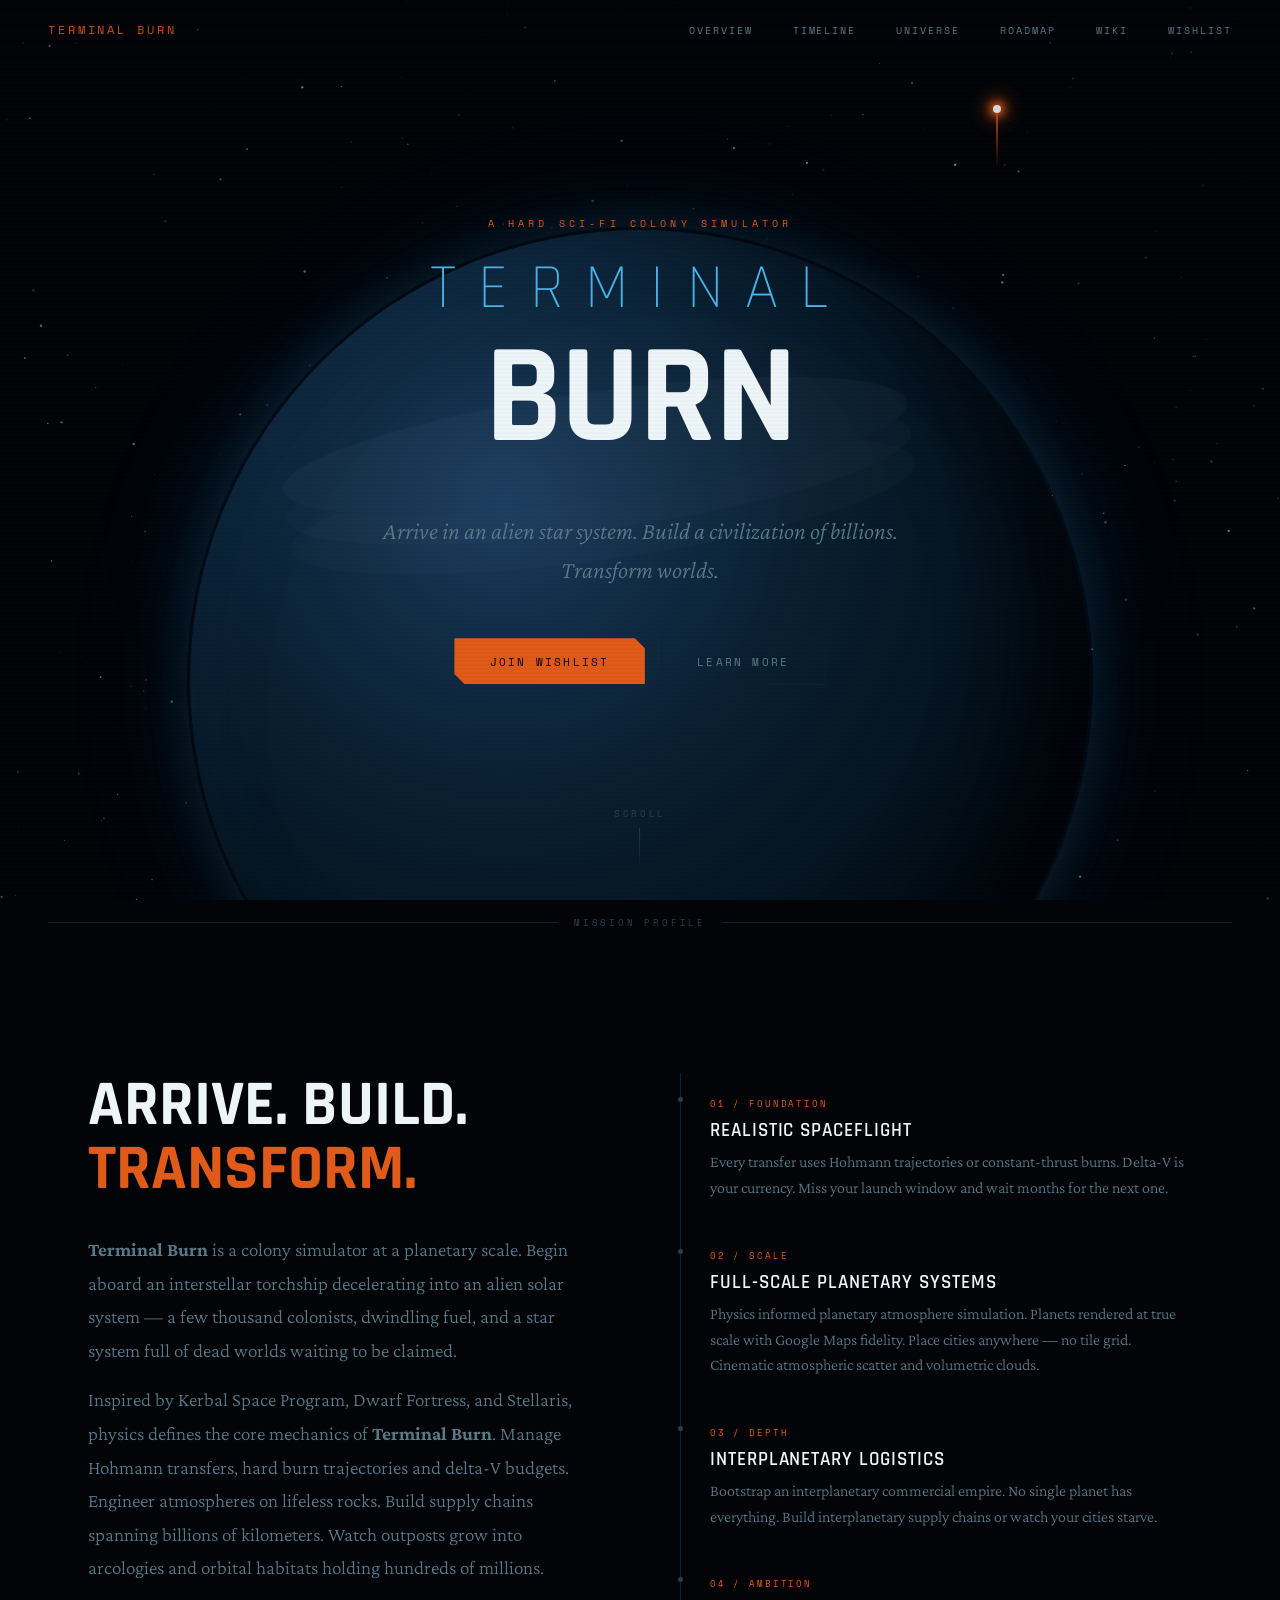
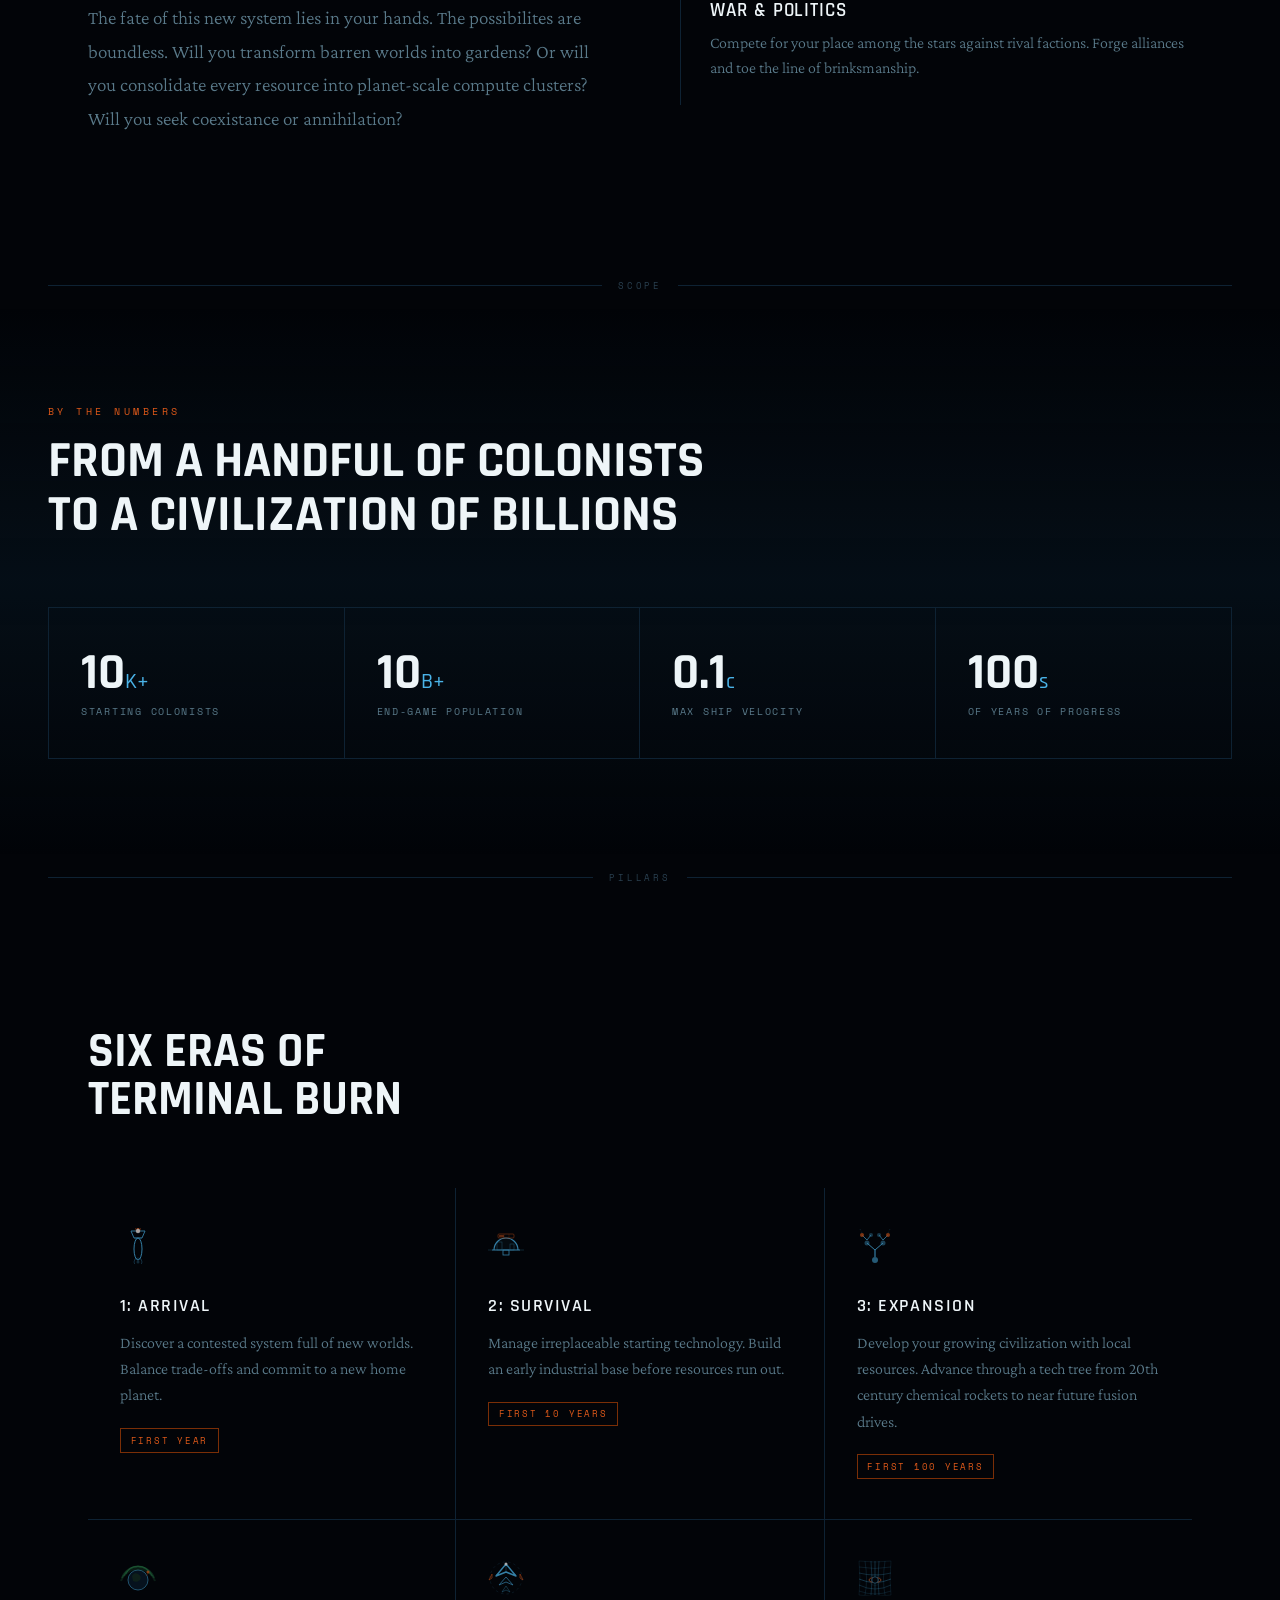
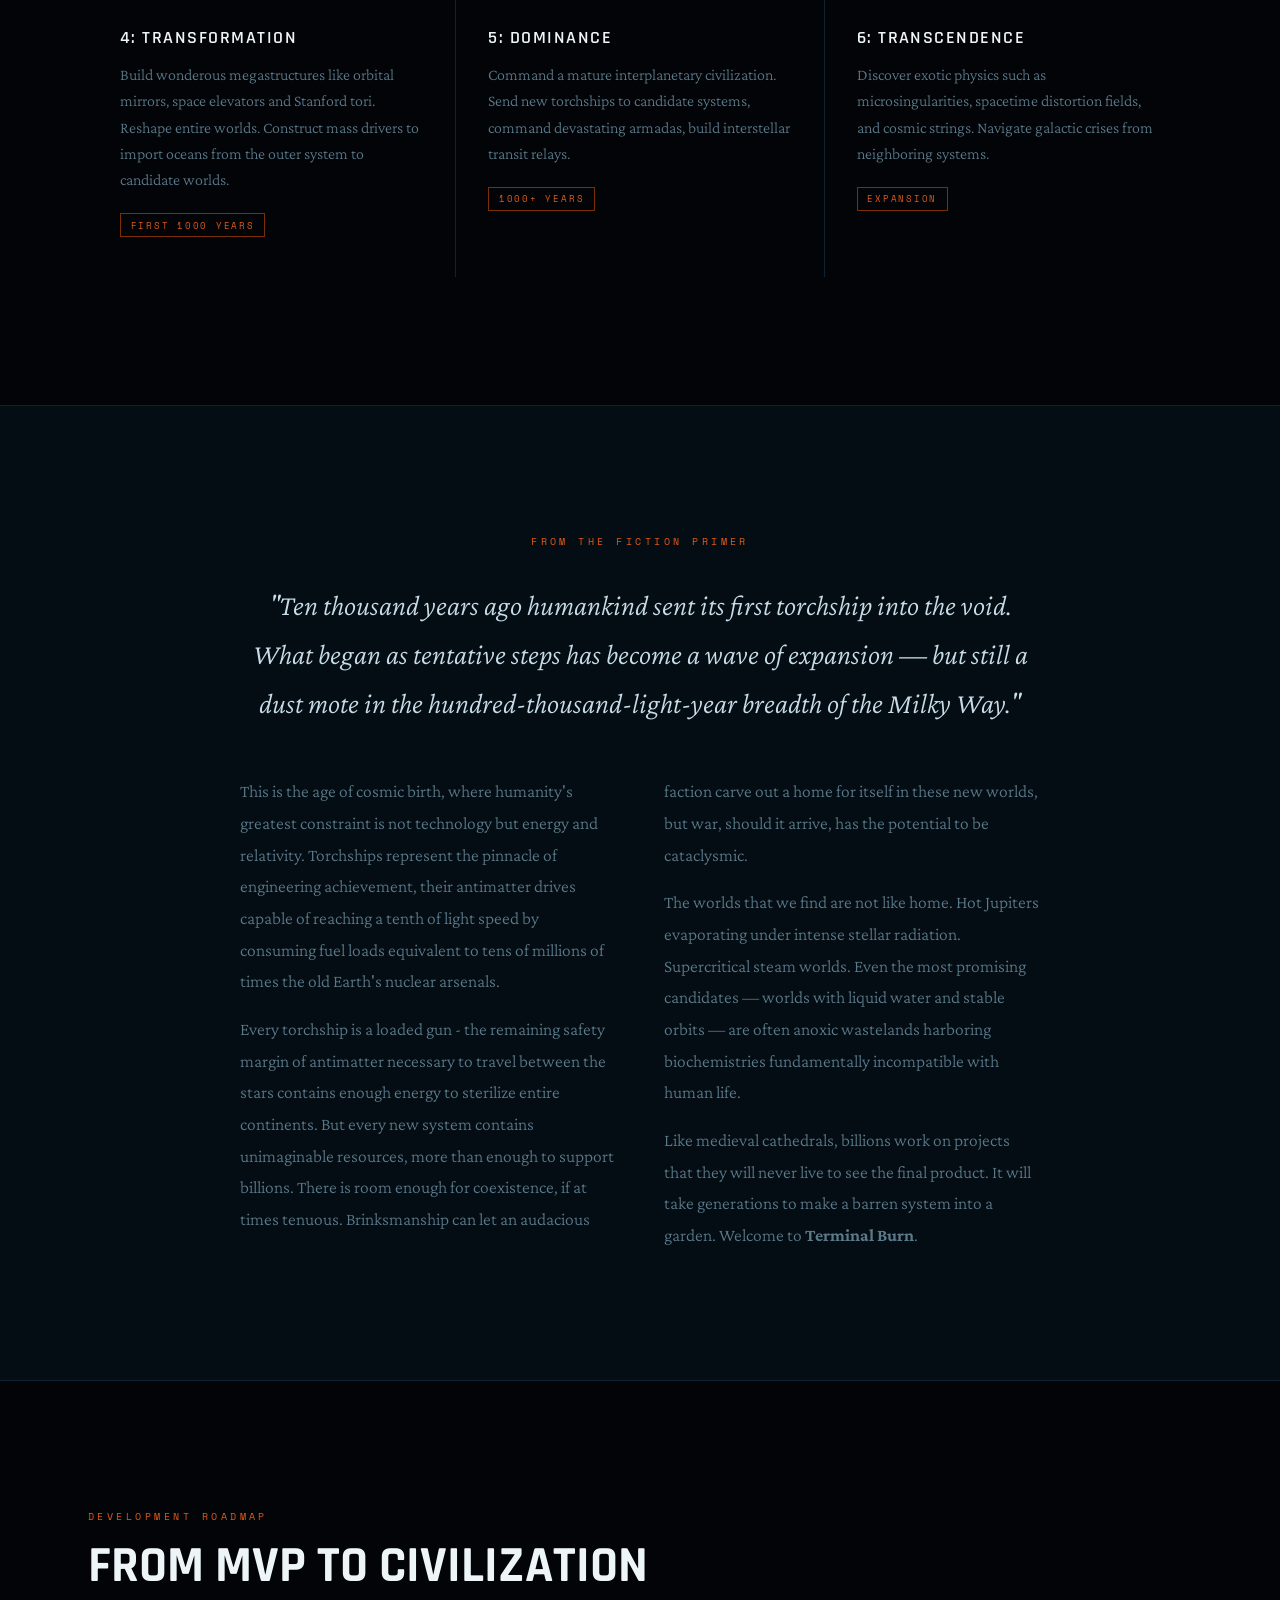
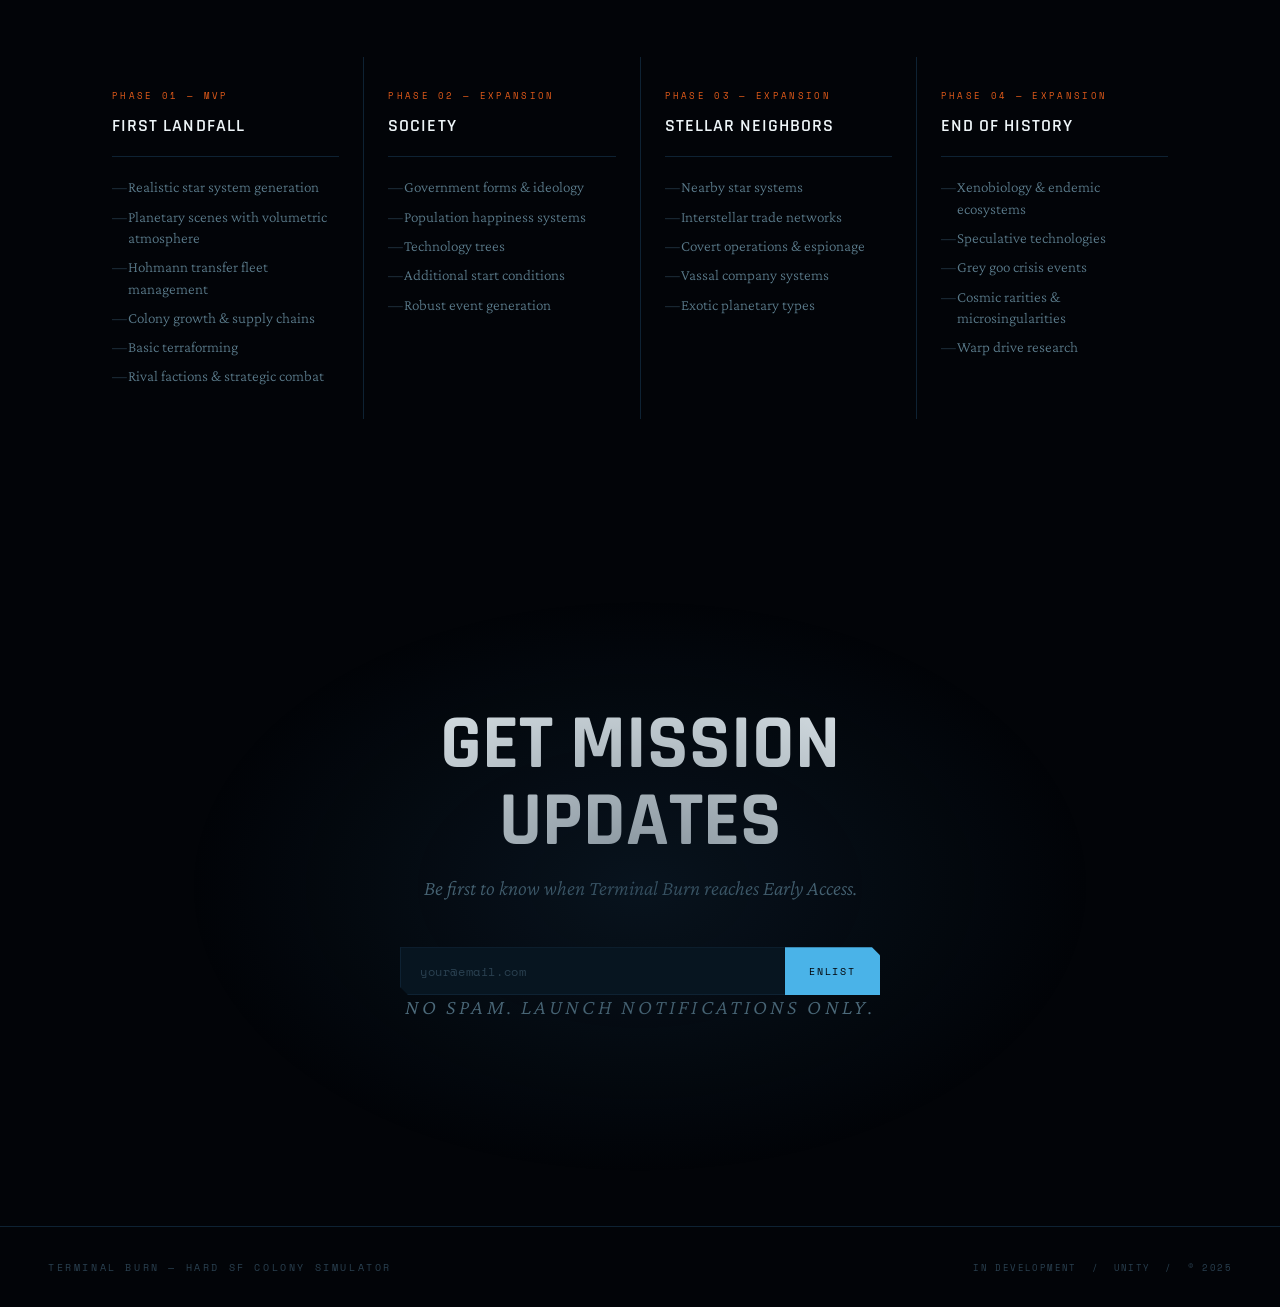
<file: index.html>
<!DOCTYPE html>
<html lang="en">
<head>
<meta charset="UTF-8">
<meta name="viewport" content="width=device-width, initial-scale=1.0">
<title>Terminal Burn — A Hard Sci-Fi Colony Simulator</title>
<link rel="preconnect" href="https://fonts.googleapis.com">
<link href="https://fonts.googleapis.com/css2?family=Rajdhani:wght@300;400;500;600;700&family=Space+Mono:ital,wght@0,400;0,700;1,400&family=Crimson+Pro:ital,wght@0,300;0,400;1,300;1,400&display=swap" rel="stylesheet">
<style>
  :root {
    --void: #020408;
    --deep: #050d14;
    --panel: #071520;
    --rim: #0e2233;
    --ember: #e05a1a;
    --ember-dim: #7a2e06;
    --pulse: #4ab3e8;
    --pulse-dim: #1a4a6e;
    --text: #c8dde8;
    --text-dim: #5a7a8a;
    --text-faint: #2a4050;
    --white: #eef5f8;
    --star: rgba(200,220,240,0.8);
  }

  *, *::before, *::after { box-sizing: border-box; margin: 0; padding: 0; }

  html { scroll-behavior: smooth; }

  body {
    background: var(--void);
    color: var(--text);
    font-family: 'Rajdhani', sans-serif;
    font-weight: 400;
    overflow-x: hidden;
    cursor: crosshair;
  }

  /* ── STARFIELD ── */
  #starfield {
    position: fixed;
    inset: 0;
    z-index: 0;
    pointer-events: none;
  }

  /* ── NAV ── */
  nav {
    position: fixed;
    top: 0; left: 0; right: 0;
    z-index: 100;
    display: flex;
    align-items: center;
    justify-content: space-between;
    padding: 1.2rem 3rem;
    background: linear-gradient(to bottom, rgba(2,4,8,0.95) 0%, transparent 100%);
  }

  .nav-logo {
    font-family: 'Space Mono', monospace;
    font-size: 0.72rem;
    letter-spacing: 0.25em;
    color: var(--ember);
    text-transform: uppercase;
    opacity: 0.9;
  }

  .nav-links {
    display: flex;
    gap: 2.5rem;
    list-style: none;
  }

  .nav-links a {
    font-family: 'Space Mono', monospace;
    font-size: 0.62rem;
    letter-spacing: 0.2em;
    text-transform: uppercase;
    color: var(--text-dim);
    text-decoration: none;
    transition: color 0.2s;
  }
  .nav-links a:hover { color: var(--pulse); }

  /* ── HERO ── */
  #hero {
    position: relative;
    z-index: 1;
    min-height: 100vh;
    display: flex;
    flex-direction: column;
    align-items: center;
    justify-content: center;
    text-align: center;
    padding: 0 2rem;
    overflow: hidden;
  }

  .hero-glow {
    position: absolute;
    inset: 0;
    background: radial-gradient(ellipse 60% 50% at 50% 60%, rgba(14,34,51,0.6) 0%, transparent 70%);
    pointer-events: none;
  }

  .hero-planet {
    position: absolute;
    bottom: -18vw;
    left: 50%;
    transform: translateX(-50%);
    width: 80vw;
    height: 80vw;
    max-width: 900px;
    max-height: 900px;
    border-radius: 50%;
    background: radial-gradient(circle at 35% 30%, #1a3a5c 0%, #0a1f30 35%, #04101a 65%, #020609 100%);
    box-shadow:
      0 0 80px 20px rgba(4,80,140,0.12),
      inset -60px -40px 80px rgba(2,4,8,0.8),
      inset 20px 30px 60px rgba(30,70,110,0.15);
    opacity: 0;
    animation: planetRise 3s 0.5s cubic-bezier(0.16,1,0.3,1) forwards;
  }

  .hero-planet::before {
    content: '';
    position: absolute;
    inset: -3px;
    border-radius: 50%;
    background: transparent;
    box-shadow: 0 0 40px 8px rgba(74,179,232,0.08), 0 0 120px 40px rgba(74,179,232,0.04);
  }

  .hero-planet::after {
    content: '';
    position: absolute;
    top: 18%; left: 10%; right: 20%;
    height: 12%;
    border-radius: 50%;
    background: rgba(180,210,230,0.03);
    transform: rotate(-8deg);
    box-shadow: 0 30px 0 rgba(180,210,230,0.02), 0 60px 0 rgba(180,210,230,0.015);
  }

  @keyframes planetRise {
    from { opacity: 0; transform: translateX(-50%) translateY(6%); }
    to   { opacity: 1; transform: translateX(-50%) translateY(0%); }
  }

  /* engine plume */
  .plume {
    position: absolute;
    top: 12%;
    right: 22%;
    width: 2px;
    height: 0;
    background: linear-gradient(to bottom, var(--ember), rgba(224,90,26,0));
    opacity: 0;
    animation: plumeAppear 1s 2.8s ease-out forwards;
    filter: blur(0.5px);
  }
  .plume::before {
    content: '';
    position: absolute;
    top: -3px; left: -3px;
    width: 8px; height: 8px;
    border-radius: 50%;
    background: #fff;
    box-shadow: 0 0 8px 4px var(--ember), 0 0 20px 8px rgba(224,90,26,0.4);
  }
  @keyframes plumeAppear {
    to { height: 60px; opacity: 0.85; }
  }

  .hero-eyebrow {
    font-family: 'Space Mono', monospace;
    font-size: 0.65rem;
    letter-spacing: 0.4em;
    text-transform: uppercase;
    color: var(--ember);
    margin-bottom: 1.8rem;
    opacity: 0;
    animation: fadeUp 0.8s 1.2s ease-out forwards;
  }

  h1 {
    font-family: 'Rajdhani', sans-serif;
    font-weight: 700;
    font-size: clamp(4rem, 11vw, 10rem);
    line-height: 0.9;
    letter-spacing: -0.01em;
    color: var(--white);
    text-transform: uppercase;
    margin-bottom: 0.15em;
    opacity: 0;
    animation: fadeUp 0.9s 1.4s cubic-bezier(0.16,1,0.3,1) forwards;
  }

  h1 span {
    display: block;
    font-weight: 300;
    font-size: 0.45em;
    letter-spacing: 0.35em;
    color: var(--pulse);
    margin-bottom: 0.3em;
  }

  .hero-sub {
    font-family: 'Crimson Pro', serif;
    font-style: italic;
    font-size: clamp(1.1rem, 2.2vw, 1.5rem);
    font-weight: 300;
    color: var(--text-dim);
    max-width: 600px;
    line-height: 1.6;
    margin: 1.8rem auto 3rem;
    opacity: 0;
    animation: fadeUp 0.8s 1.8s ease-out forwards;
  }

  .cta-row {
    display: flex;
    gap: 1rem;
    align-items: center;
    opacity: 0;
    animation: fadeUp 0.8s 2.1s ease-out forwards;
  }

  .btn-primary {
    font-family: 'Space Mono', monospace;
    font-size: 0.7rem;
    letter-spacing: 0.2em;
    text-transform: uppercase;
    color: var(--void);
    background: var(--ember);
    border: none;
    padding: 0.9rem 2.2rem;
    cursor: pointer;
    text-decoration: none;
    clip-path: polygon(0 0, calc(100% - 10px) 0, 100% 10px, 100% 100%, 10px 100%, 0 calc(100% - 10px));
    transition: background 0.2s, transform 0.15s;
  }
  .btn-primary:hover { background: #f07030; transform: translateY(-2px); }

  .btn-secondary {
    font-family: 'Space Mono', monospace;
    font-size: 0.7rem;
    letter-spacing: 0.2em;
    text-transform: uppercase;
    color: var(--text-dim);
    background: transparent;
    border: 1px solid var(--rim);
    padding: 0.9rem 2.2rem;
    cursor: pointer;
    text-decoration: none;
    clip-path: polygon(0 0, calc(100% - 10px) 0, 100% 10px, 100% 100%, 10px 100%, 0 calc(100% - 10px));
    transition: border-color 0.2s, color 0.2s, transform 0.15s;
  }
  .btn-secondary:hover { border-color: var(--pulse-dim); color: var(--pulse); transform: translateY(-2px); }

  .scroll-hint {
    position: absolute;
    bottom: 2rem;
    left: 50%;
    transform: translateX(-50%);
    display: flex;
    flex-direction: column;
    align-items: center;
    gap: 0.5rem;
    opacity: 0;
    animation: fadeIn 1s 3s ease-out forwards;
  }
  .scroll-hint span {
    font-family: 'Space Mono', monospace;
    font-size: 0.55rem;
    letter-spacing: 0.3em;
    color: var(--text-faint);
    text-transform: uppercase;
  }
  .scroll-line {
    width: 1px;
    height: 40px;
    background: linear-gradient(to bottom, var(--text-faint), transparent);
    animation: scrollPulse 2s 3s infinite;
  }
  @keyframes scrollPulse {
    0%, 100% { opacity: 0.3; }
    50% { opacity: 0.8; }
  }

  @keyframes fadeUp {
    from { opacity: 0; transform: translateY(20px); }
    to   { opacity: 1; transform: translateY(0); }
  }
  @keyframes fadeIn {
    from { opacity: 0; }
    to   { opacity: 1; }
  }

  /* ── DIVIDER ── */
  .divider {
    position: relative;
    z-index: 1;
    display: flex;
    align-items: center;
    gap: 1rem;
    padding: 0 3rem;
    margin: 1rem 0;
  }
  .divider-line { flex: 1; height: 1px; background: var(--rim); }
  .divider-label {
    font-family: 'Space Mono', monospace;
    font-size: 0.58rem;
    letter-spacing: 0.3em;
    color: var(--text-faint);
    text-transform: uppercase;
    white-space: nowrap;
  }

  /* ── PITCH SECTION ── */
  #pitch {
    position: relative;
    z-index: 1;
    padding: 8rem 3rem;
    max-width: 1200px;
    margin: 0 auto;
  }

  .pitch-grid {
    display: grid;
    grid-template-columns: 1fr 1fr;
    gap: 5rem;
    align-items: start;
  }

  .pitch-left h2 {
    font-family: 'Rajdhani', sans-serif;
    font-weight: 700;
    font-size: clamp(2.5rem, 5vw, 4rem);
    line-height: 1;
    text-transform: uppercase;
    color: var(--white);
    margin-bottom: 2rem;
  }

  .pitch-left h2 em {
    display: block;
    font-style: normal;
    color: var(--ember);
  }

  .pitch-body {
    font-family: 'Crimson Pro', serif;
    font-size: 1.2rem;
    font-weight: 300;
    line-height: 1.75;
    color: var(--text-dim);
  }

  .pitch-body p + p { margin-top: 1rem; }

  .pitch-right {
    display: flex;
    flex-direction: column;
    gap: 0;
  }

  /* ── FEATURE CARDS ── */
  .feature-card {
    border-left: 1px solid var(--rim);
    padding: 1.5rem 0 1.5rem 1.8rem;
    position: relative;
    transition: border-color 0.3s;
  }
  .feature-card::before {
    content: '';
    position: absolute;
    top: 1.5rem; left: -3px;
    width: 5px; height: 5px;
    border-radius: 50%;
    background: var(--text-faint);
    transition: background 0.3s;
  }
  .feature-card:hover { border-color: var(--pulse-dim); }
  .feature-card:hover::before { background: var(--pulse); }

  .feature-num {
    font-family: 'Space Mono', monospace;
    font-size: 0.58rem;
    color: var(--ember);
    letter-spacing: 0.2em;
    margin-bottom: 0.5rem;
  }

  .feature-title {
    font-family: 'Rajdhani', sans-serif;
    font-weight: 600;
    font-size: 1.2rem;
    letter-spacing: 0.05em;
    text-transform: uppercase;
    color: var(--white);
    margin-bottom: 0.4rem;
  }

  .feature-desc {
    font-family: 'Crimson Pro', serif;
    font-size: 1rem;
    font-weight: 300;
    line-height: 1.6;
    color: var(--text-dim);
  }

  /* ── SCALE SECTION ── */
  #scale {
    position: relative;
    z-index: 1;
    padding: 6rem 3rem;
    background: linear-gradient(to bottom, transparent, rgba(7,21,32,0.6), transparent);
  }

  .scale-inner {
    max-width: 1200px;
    margin: 0 auto;
  }

  .section-label {
    font-family: 'Space Mono', monospace;
    font-size: 0.62rem;
    letter-spacing: 0.35em;
    color: var(--ember);
    text-transform: uppercase;
    margin-bottom: 1rem;
  }

  .scale-headline {
    font-family: 'Rajdhani', sans-serif;
    font-weight: 700;
    font-size: clamp(2rem, 4vw, 3.2rem);
    text-transform: uppercase;
    color: var(--white);
    max-width: 700px;
    margin-bottom: 4rem;
    line-height: 1.05;
  }

  .stats-row {
    display: grid;
    grid-template-columns: repeat(4, 1fr);
    gap: 0;
    border: 1px solid var(--rim);
  }

  .stat {
    padding: 2.5rem 2rem;
    border-right: 1px solid var(--rim);
    position: relative;
    overflow: hidden;
  }
  .stat:last-child { border-right: none; }

  .stat::after {
    content: '';
    position: absolute;
    inset: 0;
    background: linear-gradient(135deg, rgba(74,179,232,0.03) 0%, transparent 60%);
    opacity: 0;
    transition: opacity 0.4s;
  }
  .stat:hover::after { opacity: 1; }

  .stat-value {
    font-family: 'Rajdhani', sans-serif;
    font-weight: 700;
    font-size: 3.2rem;
    line-height: 1;
    color: var(--white);
    margin-bottom: 0.3rem;
  }

  .stat-value span {
    font-size: 1.4rem;
    color: var(--pulse);
    font-weight: 500;
  }

  .stat-label {
    font-family: 'Space Mono', monospace;
    font-size: 0.6rem;
    letter-spacing: 0.18em;
    text-transform: uppercase;
    color: var(--text-dim);
  }

  /* ── PILLARS ── */
  #pillars {
    position: relative;
    z-index: 1;
    padding: 8rem 3rem;
    max-width: 1200px;
    margin: 0 auto;
  }

  .pillars-header {
    display: flex;
    align-items: flex-end;
    justify-content: space-between;
    margin-bottom: 4rem;
  }

  .pillars-header h2 {
    font-family: 'Rajdhani', sans-serif;
    font-weight: 700;
    font-size: clamp(2rem, 4vw, 3rem);
    text-transform: uppercase;
    color: var(--white);
    line-height: 1;
  }

  .pillars-grid {
    display: grid;
    grid-template-columns: repeat(3, 1fr);
    gap: 1px;
    background: var(--rim);
  }

  .pillar {
    background: var(--void);
    padding: 2.5rem 2rem;
    position: relative;
    overflow: hidden;
    transition: background 0.3s;
  }

  .pillar:hover { background: var(--deep); }

  .pillar-icon {
    width: 36px;
    height: 36px;
    margin-bottom: 1.5rem;
    opacity: 0.7;
  }

  .pillar-title {
    font-family: 'Rajdhani', sans-serif;
    font-weight: 600;
    font-size: 1.15rem;
    letter-spacing: 0.08em;
    text-transform: uppercase;
    color: var(--white);
    margin-bottom: 0.8rem;
  }

  .pillar-text {
    font-family: 'Crimson Pro', serif;
    font-size: 1rem;
    font-weight: 300;
    line-height: 1.65;
    color: var(--text-dim);
  }

  .pillar-tag {
    display: inline-block;
    margin-top: 1.2rem;
    font-family: 'Space Mono', monospace;
    font-size: 0.55rem;
    letter-spacing: 0.2em;
    color: var(--ember);
    text-transform: uppercase;
    padding: 0.3rem 0.6rem;
    border: 1px solid var(--ember-dim);
  }

  /* ── LORE SECTION ── */
  #lore {
    position: relative;
    z-index: 1;
    padding: 8rem 3rem;
    background: var(--deep);
    border-top: 1px solid var(--rim);
    border-bottom: 1px solid var(--rim);
  }

  .lore-inner {
    max-width: 800px;
    margin: 0 auto;
    text-align: center;
  }

  .lore-inner .section-label { margin-bottom: 2rem; }

  .lore-quote {
    font-family: 'Crimson Pro', serif;
    font-size: clamp(1.3rem, 2.5vw, 1.8rem);
    font-weight: 300;
    font-style: italic;
    line-height: 1.7;
    color: var(--text);
    margin-bottom: 3rem;
  }

  .lore-body {
    font-family: 'Crimson Pro', serif;
    font-size: 1.1rem;
    font-weight: 300;
    line-height: 1.8;
    color: var(--text-dim);
    text-align: left;
    columns: 2;
    column-gap: 3rem;
  }

  .lore-body p + p { margin-top: 1rem; }

  /* ── ROADMAP ── */
  #roadmap {
    position: relative;
    z-index: 1;
    padding: 8rem 3rem;
    max-width: 1200px;
    margin: 0 auto;
  }

  .roadmap-grid {
    display: grid;
    grid-template-columns: repeat(4, 1fr);
    gap: 1px;
    background: var(--rim);
    margin-top: 3rem;
  }

  .phase {
    background: var(--void);
    padding: 2rem 1.5rem;
  }

  .phase-label {
    font-family: 'Space Mono', monospace;
    font-size: 0.58rem;
    letter-spacing: 0.25em;
    color: var(--ember);
    text-transform: uppercase;
    margin-bottom: 0.8rem;
  }

  .phase-title {
    font-family: 'Rajdhani', sans-serif;
    font-weight: 600;
    font-size: 1.1rem;
    letter-spacing: 0.06em;
    text-transform: uppercase;
    color: var(--white);
    margin-bottom: 1.2rem;
    padding-bottom: 1.2rem;
    border-bottom: 1px solid var(--rim);
  }

  .phase ul { list-style: none; display: flex; flex-direction: column; gap: 0.5rem; }

  .phase li {
    font-family: 'Crimson Pro', serif;
    font-size: 0.95rem;
    font-weight: 300;
    color: var(--text-dim);
    padding-left: 1rem;
    position: relative;
    line-height: 1.4;
  }

  .phase li::before {
    content: '—';
    position: absolute;
    left: 0;
    color: var(--text-faint);
  }

  /* ── WISHLIST / CTA ── */
  #wishlist {
    position: relative;
    z-index: 1;
    padding: 10rem 3rem;
    text-align: center;
    overflow: hidden;
  }

  .wishlist-bg {
    position: absolute;
    inset: 0;
    background: radial-gradient(ellipse 50% 60% at 50% 50%, rgba(14,34,51,0.5) 0%, transparent 70%);
    pointer-events: none;
  }

  #wishlist h2 {
    font-family: 'Rajdhani', sans-serif;
    font-weight: 700;
    font-size: clamp(2.5rem, 6vw, 5rem);
    text-transform: uppercase;
    color: var(--white);
    line-height: 1;
    margin-bottom: 1rem;
  }

  #wishlist p {
    font-family: 'Crimson Pro', serif;
    font-style: italic;
    font-size: 1.3rem;
    font-weight: 300;
    color: var(--text-dim);
    max-width: 500px;
    margin: 0 auto 3rem;
  }

  .email-row {
    display: flex;
    gap: 0;
    max-width: 480px;
    margin: 0 auto;
  }

  .email-input {
    flex: 1;
    font-family: 'Space Mono', monospace;
    font-size: 0.72rem;
    letter-spacing: 0.05em;
    color: var(--text);
    background: var(--panel);
    border: 1px solid var(--rim);
    border-right: none;
    padding: 0.9rem 1.2rem;
    outline: none;
    transition: border-color 0.2s;
    clip-path: polygon(0 0, calc(100%) 0, 100% 100%, 8px 100%, 0 calc(100% - 8px));
  }
  .email-input:focus { border-color: var(--pulse-dim); }
  .email-input::placeholder { color: var(--text-faint); }

  .email-submit {
    font-family: 'Space Mono', monospace;
    font-size: 0.65rem;
    letter-spacing: 0.18em;
    text-transform: uppercase;
    color: var(--void);
    background: var(--pulse);
    border: none;
    padding: 0.9rem 1.5rem;
    cursor: pointer;
    white-space: nowrap;
    clip-path: polygon(0 0, calc(100% - 8px) 0, 100% 8px, 100% 100%, 0 100%);
    transition: background 0.2s;
  }
  .email-submit:hover { background: #6ac3f0; }

  .wishlist-note {
    margin-top: 1rem;
    font-family: 'Space Mono', monospace;
    font-size: 0.55rem;
    letter-spacing: 0.15em;
    color: var(--text-faint);
    text-transform: uppercase;
  }

  /* ── FOOTER ── */
  footer {
    position: relative;
    z-index: 1;
    border-top: 1px solid var(--rim);
    padding: 2rem 3rem;
    display: flex;
    align-items: center;
    justify-content: space-between;
  }

  .footer-logo {
    font-family: 'Space Mono', monospace;
    font-size: 0.65rem;
    letter-spacing: 0.25em;
    color: var(--text-faint);
    text-transform: uppercase;
  }

  .footer-right {
    font-family: 'Space Mono', monospace;
    font-size: 0.58rem;
    letter-spacing: 0.15em;
    color: var(--text-faint);
    text-transform: uppercase;
  }

  /* ── SCAN LINE OVERLAY ── */
  body::after {
    content: '';
    position: fixed;
    inset: 0;
    z-index: 200;
    background: repeating-linear-gradient(
      0deg,
      transparent,
      transparent 2px,
      rgba(0,0,0,0.015) 2px,
      rgba(0,0,0,0.015) 4px
    );
    pointer-events: none;
  }

  /* ── SCROLL REVEAL ── */
  .reveal {
    opacity: 0;
    transform: translateY(24px);
    transition: opacity 0.7s ease, transform 0.7s ease;
  }
  .reveal.visible {
    opacity: 1;
    transform: none;
  }

  /* ── RESPONSIVE ── */
  @media (max-width: 900px) {
    nav { padding: 1rem 1.5rem; }
    .nav-links { display: flex; }
    .nav-links li:not(.nav-wiki) { display: none; }
    .pitch-grid { grid-template-columns: 1fr; gap: 3rem; }
    .stats-row { grid-template-columns: repeat(2, 1fr); }
    .pillars-grid { grid-template-columns: 1fr; }
    .roadmap-grid { grid-template-columns: repeat(2, 1fr); }
    .lore-body { columns: 1; }
    #pitch, #pillars, #roadmap { padding: 5rem 1.5rem; }
    #scale, #lore, #wishlist { padding: 5rem 1.5rem; }
  }

  @media (max-width: 600px) {
    .stats-row { grid-template-columns: 1fr; }
    .roadmap-grid { grid-template-columns: 1fr; }
    .email-row { flex-direction: column; }
    .email-input { border-right: 1px solid var(--rim); border-bottom: none; clip-path: none; }
    .email-submit { clip-path: none; }
    footer { flex-direction: column; gap: 0.5rem; text-align: center; }
  }
</style>
</head>
<body>

<!-- Starfield Canvas -->
<canvas id="starfield"></canvas>

<!-- Navigation -->
<nav>
  <div class="nav-logo">Terminal Burn</div>
  <ul class="nav-links">
    <li><a href="#pitch">Overview</a></li>
    <li><a href="#pillars">Timeline</a></li>
    <li><a href="#lore">Universe</a></li>
    <li><a href="#roadmap">Roadmap</a></li>
    <li class="nav-wiki"><a href="/wiki/">Wiki</a></li>
    <li><a href="#wishlist">Wishlist</a></li>
  </ul>
</nav>

<!-- ── HERO ── -->
<section id="hero">
  <div class="hero-glow"></div>
  <div class="hero-planet"></div>
  <div class="plume"></div>

  <p class="hero-eyebrow">A Hard Sci-Fi Colony Simulator</p>
  <h1><span>Terminal</span>Burn</h1>
  <p class="hero-sub">Arrive in an alien star system. Build a civilization of billions. Transform worlds.</p>
  <div class="cta-row">
    <a href="#wishlist" class="btn-primary">Join Wishlist</a>
    <a href="#pitch" class="btn-secondary">Learn More</a>
  </div>

  <div class="scroll-hint">
    <span>Scroll</span>
    <div class="scroll-line"></div>
  </div>
</section>

<!-- ── DIVIDER ── -->
<div class="divider">
  <div class="divider-line"></div>
  <div class="divider-label">Mission Profile</div>
  <div class="divider-line"></div>
</div>

<!-- ── PITCH ── -->
<section id="pitch">
  <div class="pitch-grid">
    <div class="pitch-left reveal">
      <h2>Arrive. Build.<br><em>Transform.</em></h2>
      <div class="pitch-body">
        <p><b>Terminal Burn</b> is a colony simulator at a planetary scale. Begin aboard an interstellar torchship decelerating into an alien solar system — a few thousand colonists, dwindling fuel, and a star system full of dead worlds waiting to be claimed.</p>
        <p>Inspired by Kerbal Space Program, Dwarf Fortress, and Stellaris, physics defines the core mechanics of <b>Terminal Burn</b>. Manage Hohmann transfers, hard burn trajectories and delta-V budgets. Engineer atmospheres on lifeless rocks. Build supply chains spanning billions of kilometers. Watch outposts grow into arcologies and orbital habitats holding hundreds of millions.</p>
        <p>The fate of this new system lies in your hands. The possibilites are boundless. Will you transform barren worlds into gardens? Or will you consolidate every resource into planet-scale compute clusters? Will you seek coexistance or annihilation?</p>
      </div>
    </div>
    <div class="pitch-right reveal">
      <div class="feature-card">
        <div class="feature-num">01 / FOUNDATION</div>
        <div class="feature-title">Realistic Spaceflight</div>
        <div class="feature-desc">Every transfer uses Hohmann trajectories or constant-thrust burns. Delta-V is your currency. Miss your launch window and wait months for the next one.</div>
      </div>
      <div class="feature-card">
        <div class="feature-num">02 / SCALE</div>
        <div class="feature-title">Full-Scale Planetary Systems</div>
        <div class="feature-desc">Physics informed planetary atmosphere simulation. Planets rendered at true scale with Google Maps fidelity. Place cities anywhere — no tile grid. Cinematic atmospheric scatter and volumetric clouds.</div>
      </div>
      <div class="feature-card">
        <div class="feature-num">03 / DEPTH</div>
        <div class="feature-title">interplanetary Logistics</div>
        <div class="feature-desc">Bootstrap an interplanetary commercial empire. No single planet has everything. Build interplanetary supply chains or watch your cities starve.</div>
      </div>
      <div class="feature-card">
        <div class="feature-num">04 / AMBITION</div>
        <div class="feature-title">War & Politics</div>
        <div class="feature-desc">Compete for your place among the stars against rival factions. Forge alliances and toe the line of brinksmanship.</div>
      </div>
    </div>
  </div>
</section>

<!-- ── DIVIDER ── -->
<div class="divider">
  <div class="divider-line"></div>
  <div class="divider-label">Scope</div>
  <div class="divider-line"></div>
</div>

<!-- ── SCALE ── -->
<section id="scale">
  <div class="scale-inner">
    <div class="section-label reveal">By the Numbers</div>
    <h2 class="scale-headline reveal">From a handful of colonists<br>to a civilization of billions</h2>
    <div class="stats-row reveal">
      <div class="stat">
        <div class="stat-value">10<span>K+</span></div>
        <div class="stat-label">Starting colonists</div>
      </div>
      <div class="stat">
        <div class="stat-value">10<span>B+</span></div>
        <div class="stat-label">End-game population</div>
      </div>
      <div class="stat">
        <div class="stat-value">0.1<span>c</span></div>
        <div class="stat-label">Max ship velocity</div>
      </div>
      <div class="stat">
        <div class="stat-value">100<span>s</span></div>
        <div class="stat-label">Of years of progress</div>
      </div>
    </div>
  </div>
</section>

<!-- ── DIVIDER ── -->
<div class="divider">
  <div class="divider-line"></div>
  <div class="divider-label">Pillars</div>
  <div class="divider-line"></div>
</div>

<!-- ── PILLARS ── -->
<section id="pillars">
  <div class="pillars-header reveal">
    <h2>Six Eras of<br>Terminal Burn</bt></h2>
  </div>
  <div class="pillars-grid">
    <div class="pillar reveal">
      <!--<svg class="pillar-icon" viewBox="0 0 36 36" fill="none" xmlns="http://www.w3.org/2000/svg">
        <circle cx="18" cy="18" r="12" stroke="#4ab3e8" stroke-width="1"/>
        <circle cx="18" cy="18" r="4" fill="#4ab3e8" opacity="0.4"/>
        <ellipse cx="18" cy="18" rx="18" ry="6" stroke="#4ab3e8" stroke-width="0.5" opacity="0.4"/>
      </svg>-->

      <!-- ── 1. ARRIVAL ── -->
      <svg class="pillar-icon" viewBox="0 0 36 36" fill="none" xmlns="http://www.w3.org/2000/svg">
        <!-- cigar body -->
        <ellipse cx="18" cy="21" rx="4" ry="11" stroke="#4ab3e8" stroke-width="1"/>
        <!-- engine bell, top edge flush with ellipse top (y=10) -->
        <path d="M14,10 L11,3 L25,3 L22,10 Z" stroke="#4ab3e8" stroke-width="0.9" fill="none"/>
        <!-- bell throat -->
        <line x1="14" y1="10" x2="22" y2="10" stroke="#4ab3e8" stroke-width="0.6" opacity="0.5"/>
        <!-- plume from bell exit -->
        <line x1="18" y1="3" x2="18" y2="-3" stroke="#e05a1a" stroke-width="2.5" stroke-linecap="round" opacity="0.9"/>
        <line x1="16" y1="3" x2="15" y2="-2" stroke="#e05a1a" stroke-width="0.9" stroke-linecap="round" opacity="0.45"/>
        <line x1="20" y1="3" x2="21" y2="-2" stroke="#e05a1a" stroke-width="0.9" stroke-linecap="round" opacity="0.45"/>
        <!-- glow at bell exit -->
        <circle cx="18" cy="3" r="2.2" fill="white" opacity="0.85"/>
        <!-- destination planet -->
        <circle cx="18" cy="34" r="4" stroke="#4ab3e8" stroke-width="0.7" opacity="0.5"/>
        <circle cx="18" cy="34" r="1.5" fill="#4ab3e8" opacity="0.3"/>
        <!-- trajectory dash -->
        <line x1="18" y1="32" x2="18" y2="31" stroke="#4ab3e8" stroke-width="0.6" stroke-dasharray="1.5,1.5" opacity="0.4"/>
      </svg>
      <div class="pillar-title">1: Arrival</div>
      <div class="pillar-text">Discover a contested system full of new worlds. Balance trade-offs and commit to a new home planet.</div>
      <span class="pillar-tag">First Year</span>
    </div>
    <div class="pillar reveal">
      <!--
      <svg class="pillar-icon" viewBox="0 0 36 36" fill="none" xmlns="http://www.w3.org/2000/svg">
        <rect x="6" y="20" width="24" height="12" rx="1" stroke="#e05a1a" stroke-width="1"/>
        <path d="M10 20 L14 8 L22 8 L26 20" stroke="#e05a1a" stroke-width="1"/>
        <line x1="18" y1="8" x2="18" y2="3" stroke="#e05a1a" stroke-width="1"/>
        <circle cx="18" cy="2" r="1.5" fill="#e05a1a" opacity="0.6"/>
      </svg>
      -->

      <!-- ── 2. SURVIVAL ── -->
      <svg class="pillar-icon" viewBox="0 0 36 36" fill="none" xmlns="http://www.w3.org/2000/svg">
        <!-- dome arc -->
        <path d="M6,22 A12,12 0 0,1 30,22" stroke="#4ab3e8" stroke-width="1.2"/>
        <!-- dome fill -->
        <path d="M6,22 A12,12 0 0,1 30,22 Z" fill="#4ab3e8" opacity="0.05"/>
        <!-- base floor -->
        <line x1="4" y1="22" x2="32" y2="22" stroke="#4ab3e8" stroke-width="1"/>
        <!-- airlock -->
        <rect x="15" y="22" width="6" height="5" stroke="#4ab3e8" stroke-width="0.8"/>
        <!-- buildings inside dome -->
        <rect x="9" y="14" width="5" height="8" stroke="#4ab3e8" stroke-width="0.6" opacity="0.5"/>
        <rect x="22" y="16" width="4" height="6" stroke="#4ab3e8" stroke-width="0.6" opacity="0.5"/>
        <!-- resource gauge -->
        <rect x="10" y="6" width="16" height="4" rx="1" stroke="#e05a1a" stroke-width="0.7" opacity="0.7"/>
        <rect x="11" y="7" width="5" height="2" rx="0.5" fill="#e05a1a" opacity="0.6"/>
        <line x1="16" y1="6" x2="16" y2="10" stroke="#e05a1a" stroke-width="0.5" opacity="0.4"/>
        <line x1="21" y1="6" x2="21" y2="10" stroke="#e05a1a" stroke-width="0.5" opacity="0.4"/>
        <!-- barren ground -->
        <line x1="0" y1="22" x2="4" y2="22" stroke="#4ab3e8" stroke-width="0.7" opacity="0.4"/>
        <line x1="32" y1="22" x2="36" y2="22" stroke="#4ab3e8" stroke-width="0.7" opacity="0.4"/>
      </svg>
      <div class="pillar-title">2: Survival</div>
      <div class="pillar-text">Manage irreplaceable starting technology. Build an early industrial base before resources run out.</div>
      <span class="pillar-tag">First 10 years</span>
    </div>
    <div class="pillar reveal">
    <!--
      <svg class="pillar-icon" viewBox="0 0 36 36" fill="none" xmlns="http://www.w3.org/2000/svg">
        <path d="M4 32 Q10 10 18 14 Q26 18 32 4" stroke="#4ab3e8" stroke-width="1" fill="none"/>
        <circle cx="4" cy="32" r="2" fill="#4ab3e8" opacity="0.5"/>
        <circle cx="18" cy="14" r="2" fill="#e05a1a" opacity="0.6"/>
        <circle cx="32" cy="4" r="2" fill="#4ab3e8" opacity="0.5"/>
        <line x1="4" y1="32" x2="18" y2="14" stroke="#4ab3e8" stroke-width="0.5" stroke-dasharray="2,3"/>
        <line x1="18" y1="14" x2="32" y2="4" stroke="#4ab3e8" stroke-width="0.5" stroke-dasharray="2,3"/>
      </svg>
    -->

      <!-- ── 3. EXPANSION ── -->
      <svg class="pillar-icon" viewBox="0 0 36 36" fill="none" xmlns="http://www.w3.org/2000/svg">
        <!-- root node -->
        <circle cx="18" cy="32" r="3" fill="#4ab3e8" opacity="0.7"/>
        <!-- trunk -->
        <line x1="18" y1="29" x2="18" y2="22" stroke="#4ab3e8" stroke-width="1.2"/>
        <!-- first branches -->
        <line x1="18" y1="22" x2="10" y2="15" stroke="#4ab3e8" stroke-width="1"/>
        <line x1="18" y1="22" x2="26" y2="15" stroke="#4ab3e8" stroke-width="1"/>
        <circle cx="10" cy="15" r="2.5" fill="#4ab3e8" opacity="0.5"/>
        <circle cx="26" cy="15" r="2.5" fill="#4ab3e8" opacity="0.5"/>
        <!-- second branches left -->
        <line x1="10" y1="12" x2="5" y2="7" stroke="#4ab3e8" stroke-width="0.8"/>
        <line x1="10" y1="12" x2="14" y2="7" stroke="#4ab3e8" stroke-width="0.8"/>
        <circle cx="5" cy="7" r="2" fill="#e05a1a" opacity="0.8"/>
        <circle cx="14" cy="7" r="2" fill="#4ab3e8" opacity="0.4"/>
        <!-- second branches right -->
        <line x1="26" y1="12" x2="22" y2="7" stroke="#4ab3e8" stroke-width="0.8"/>
        <line x1="26" y1="12" x2="31" y2="7" stroke="#4ab3e8" stroke-width="0.8"/>
        <circle cx="22" cy="7" r="2" fill="#4ab3e8" opacity="0.4"/>
        <circle cx="31" cy="7" r="2" fill="#e05a1a" opacity="0.8"/>
        <!-- future/locked branches (dashed) -->
        <line x1="5" y1="5" x2="3" y2="1" stroke="#4ab3e8" stroke-width="0.6" stroke-dasharray="1.5,1.5" opacity="0.35"/>
        <line x1="31" y1="5" x2="33" y2="1" stroke="#4ab3e8" stroke-width="0.6" stroke-dasharray="1.5,1.5" opacity="0.35"/>
      </svg>
      
      <div class="pillar-title">3: Expansion</div>
      <div class="pillar-text">Develop your growing civilization with local resources. Advance through a tech tree from 20th century chemical rockets to near future fusion drives.</div>
      <span class="pillar-tag">First 100 years</span>
    </div>
    <div class="pillar reveal">
    <!--
      <svg class="pillar-icon" viewBox="0 0 36 36" fill="none" xmlns="http://www.w3.org/2000/svg">
        <circle cx="18" cy="18" r="14" stroke="#4ab3e8" stroke-width="0.5" opacity="0.3"/>
        <path d="M18 4 C10 4 5 10 5 18 C5 26 10 32 18 32" stroke="#4ab3e8" stroke-width="1"/>
        <path d="M18 8 C22 12 24 15 24 18 C24 21 22 24 18 28" stroke="#e05a1a" stroke-width="0.8" opacity="0.7"/>
      </svg>
    -->
       
      <!-- ── 4. TRANSFORM ── -->
      <svg class="pillar-icon" viewBox="0 0 36 36" fill="none" xmlns="http://www.w3.org/2000/svg">
        <!-- planet -->
        <circle cx="18" cy="20" r="10" fill="#0a1f30" stroke="#4ab3e8" stroke-width="0.8" opacity="0.8"/>
        <!-- landmass hint -->
        <path d="M12,16 Q14,12 18,14 Q22,16 20,20 Q17,23 13,21 Z" fill="#1a3a20" opacity="0.6"/>
        <!-- green atmosphere arcs -->
        <path d="M6,14 A13,13 0 0,1 30,14" fill="none" stroke="#2d8a4e" stroke-width="1" opacity="0.5"/>
        <path d="M4,16 A15,15 0 0,1 32,16" fill="none" stroke="#2d8a4e" stroke-width="1.4" opacity="0.42"/>
        <path d="M2,18 A17,17 0 0,1 34,18" fill="none" stroke="#3aaa60" stroke-width="1.8" opacity="0.34"/>
        <path d="M1,21 A18,18 0 0,1 35,21" fill="none" stroke="#3aaa60" stroke-width="2" opacity="0.22"/>
        <!-- atmosphere processor -->
        <circle cx="28" cy="12" r="1.5" fill="#e05a1a" opacity="0.85"/>
        <line x1="28" y1="13.5" x2="26" y2="16" stroke="#e05a1a" stroke-width="0.6" opacity="0.5"/>
      </svg>
      
      <div class="pillar-title">4: Transformation</div>
      <div class="pillar-text">Build wonderous megastructures like orbital mirrors, space elevators and Stanford tori. Reshape entire worlds. Construct mass drivers to import oceans from the outer system to candidate worlds.</div>
      <span class="pillar-tag">First 1000 years</span>
    </div>
    <div class="pillar reveal">
    <!--
      <svg class="pillar-icon" viewBox="0 0 36 36" fill="none" xmlns="http://www.w3.org/2000/svg">
        <polygon points="18,4 32,28 4,28" stroke="#e05a1a" stroke-width="1" fill="none"/>
        <polygon points="18,10 27,26 9,26" stroke="#e05a1a" stroke-width="0.5" fill="none" opacity="0.4"/>
        <line x1="18" y1="4" x2="18" y2="28" stroke="#e05a1a" stroke-width="0.5" stroke-dasharray="2,2" opacity="0.4"/>
      </svg>
    -->

      <!-- ── 5. DOMINANCE ── -->
      <svg class="pillar-icon" viewBox="0 0 36 36" fill="none" xmlns="http://www.w3.org/2000/svg">
        <!-- range/target circle -->
        <circle cx="18" cy="18" r="16" fill="none" stroke="#4ab3e8" stroke-width="0.5" stroke-dasharray="2.5,3" opacity="0.3"/>
        <!-- primary chevron (flagship) -->
        <path d="M18,4 L28,16 L18,12 L8,16 Z" fill="none" stroke="#4ab3e8" stroke-width="1.4" stroke-linejoin="round"/>
        <line x1="18" y1="4" x2="18" y2="12" stroke="#4ab3e8" stroke-width="0.7" opacity="0.45"/>
        <!-- second chevron -->
        <path d="M18,17 L25,25 L18,22 L11,25 Z" fill="none" stroke="#4ab3e8" stroke-width="1" stroke-linejoin="round" opacity="0.7"/>
        <!-- third chevron -->
        <path d="M18,26 L22,32 L18,30 L14,32 Z" fill="none" stroke="#4ab3e8" stroke-width="0.8" stroke-linejoin="round" opacity="0.45"/>
        <!-- flanking escorts -->
        <path d="M4,14 L1,20 L4,18 Z" fill="none" stroke="#e05a1a" stroke-width="0.9" stroke-linejoin="round" opacity="0.7"/>
        <path d="M32,14 L35,20 L32,18 Z" fill="none" stroke="#e05a1a" stroke-width="0.9" stroke-linejoin="round" opacity="0.7"/>
        <!-- flagship nose dot -->
        <circle cx="18" cy="4" r="1.5" fill="white" opacity="0.9"/>
      </svg>
      
      <div class="pillar-title">5: Dominance</div>
      <div class="pillar-text">Command a mature interplanetary civilization. Send new torchships to candidate systems, command devastating armadas, build interstellar transit relays.</div>
      <span class="pillar-tag">1000+ years</span>
    </div>
    <div class="pillar reveal">
      <!--
      <svg class="pillar-icon" viewBox="0 0 36 36" fill="none" xmlns="http://www.w3.org/2000/svg">
        <circle cx="18" cy="10" r="4" stroke="#4ab3e8" stroke-width="1"/>
        <path d="M10 28 C10 22 26 22 26 28" stroke="#4ab3e8" stroke-width="1" fill="none"/>
        <path d="M6 34 C6 30 14 28 18 28 C22 28 30 30 30 34" stroke="#4ab3e8" stroke-width="0.5" fill="none" opacity="0.4"/>
        <circle cx="8" cy="16" r="2.5" stroke="#e05a1a" stroke-width="0.8" opacity="0.7"/>
        <circle cx="28" cy="16" r="2.5" stroke="#e05a1a" stroke-width="0.8" opacity="0.7"/>
      </svg>
      -->

      <!-- ── 6. TRANSCEND ── -->
      <svg class="pillar-icon" viewBox="0 0 36 36" fill="none" xmlns="http://www.w3.org/2000/svg">
        <!--
          Grid: 7 horizontal + 7 vertical lines
          All start/end at grid boundary (x: 2-34, y: 1-35)
          Mass at (18, 20). Horizontal lines bow DOWN toward 20.
          Vertical lines bow INWARD toward x=18.
        -->
        <!-- horizontal lines -->
        <path d="M2,1  Q18,3  34,1"  fill="none" stroke="#4ab3e8" stroke-width="0.5" opacity="0.28"/>
        <path d="M2,7  Q18,10 34,7"  fill="none" stroke="#4ab3e8" stroke-width="0.55" opacity="0.35"/>
        <path d="M2,13 Q18,17 34,13" fill="none" stroke="#4ab3e8" stroke-width="0.65" opacity="0.45"/>
        <path d="M2,19 Q18,26 34,19" fill="none" stroke="#4ab3e8" stroke-width="0.75" opacity="0.52"/>
        <path d="M2,25 Q18,33 34,25" fill="none" stroke="#4ab3e8" stroke-width="0.65" opacity="0.42"/>
        <path d="M2,31 Q18,37 34,31" fill="none" stroke="#4ab3e8" stroke-width="0.55" opacity="0.33"/>
        <path d="M2,35 Q18,38 34,35" fill="none" stroke="#4ab3e8" stroke-width="0.5" opacity="0.25"/>
        <!-- vertical lines -->
        <path d="M2,1  Q4,20  2,35"  fill="none" stroke="#4ab3e8" stroke-width="0.5" opacity="0.28"/>
        <path d="M8,1  Q11,20 8,35"  fill="none" stroke="#4ab3e8" stroke-width="0.55" opacity="0.35"/>
        <path d="M14,1 Q16,20 14,35" fill="none" stroke="#4ab3e8" stroke-width="0.65" opacity="0.45"/>
        <path d="M18,1 Q18,20 18,35" fill="none" stroke="#4ab3e8" stroke-width="0.7" opacity="0.48"/>
        <path d="M22,1 Q20,20 22,35" fill="none" stroke="#4ab3e8" stroke-width="0.65" opacity="0.45"/>
        <path d="M28,1 Q25,20 28,35" fill="none" stroke="#4ab3e8" stroke-width="0.55" opacity="0.35"/>
        <path d="M34,1 Q32,20 34,35" fill="none" stroke="#4ab3e8" stroke-width="0.5" opacity="0.28"/>
        <!-- photon ring -->
        <ellipse cx="18" cy="20" rx="6" ry="2.5" fill="none" stroke="#e05a1a" stroke-width="1" opacity="0.75"/>
        <ellipse cx="18" cy="20" rx="3.5" ry="1.4" fill="none" stroke="#e05a1a" stroke-width="0.6" opacity="0.5"/>
        <!-- singularity -->
        <circle cx="18" cy="20" r="3.2" fill="#020408"/>
        <circle cx="18" cy="20" r="3.2" fill="none" stroke="#4ab3e8" stroke-width="0.8" opacity="0.65"/>
        <!-- lensing halo -->
        <circle cx="18" cy="20" r="5.5" fill="none" stroke="#4ab3e8" stroke-width="0.4" opacity="0.25"/>
      </svg>
      <div class="pillar-title">6: Transcendence</div>
      <div class="pillar-text">Discover exotic physics such as microsingularities, spacetime distortion fields, and cosmic strings. Navigate galactic crises from neighboring systems.</div>
      <span class="pillar-tag">Expansion</span>
    </div>
  </div>
</section>

<!-- ── LORE ── -->
<section id="lore">
  <div class="lore-inner">
    <div class="section-label reveal">From the Fiction Primer</div>
    <blockquote class="lore-quote reveal">
      "Ten thousand years ago humankind sent its first torchship into the void. What began as tentative steps has become a wave of expansion — but still a dust mote in the hundred-thousand-light-year breadth of the Milky Way."
    </blockquote>
    <div class="lore-body reveal">
      <p>This is the age of cosmic birth, where humanity's greatest constraint is not technology but energy and relativity. Torchships represent the pinnacle of engineering achievement, their antimatter drives capable of reaching a tenth of light speed by consuming fuel loads equivalent to tens of millions of times the old Earth's nuclear arsenals.</p>
      <p>Every torchship is a loaded gun - the remaining safety margin of antimatter necessary to travel between the stars contains enough energy to sterilize entire continents. But every new system contains unimaginable resources, more than enough to support billions. There is room enough for coexistence, if at times tenuous. Brinksmanship can let an audacious faction carve out a home for itself in these new worlds, but war, should it arrive, has the potential to be cataclysmic.</p>
      <p>The worlds that we find are not like home. Hot Jupiters evaporating under intense stellar radiation. Supercritical steam worlds. Even the most promising candidates — worlds with liquid water and stable orbits — are often anoxic wastelands harboring biochemistries fundamentally incompatible with human life.</p>
      <p>Like medieval cathedrals, billions work on projects that they will never live to see the final product. It will take generations to make a barren system into a garden. Welcome to <b>Terminal Burn</b>.</p>
    </div>
  </div>
</section>

<!-- ── ROADMAP ── -->
<section id="roadmap">
  <div class="section-label reveal">Development Roadmap</div>
  <h2 class="scale-headline reveal">From MVP to Civilization</h2>
  <div class="roadmap-grid reveal">
    <div class="phase">
      <div class="phase-label">Phase 01 — MVP</div>
      <div class="phase-title">First Landfall</div>
      <ul>
        <li>Realistic star system generation</li>
        <li>Planetary scenes with volumetric atmosphere</li>
        <li>Hohmann transfer fleet management</li>
        <li>Colony growth & supply chains</li>
        <li>Basic terraforming</li>
        <li>Rival factions & strategic combat</li>
      </ul>
    </div>
    <div class="phase">
      <div class="phase-label">Phase 02 — Expansion</div>
      <div class="phase-title">Society</div>
      <ul>
        <li>Government forms & ideology</li>
        <li>Population happiness systems</li>
        <li>Technology trees</li>
        <li>Additional start conditions</li>
        <li>Robust event generation</li>
      </ul>
    </div>
    <div class="phase">
      <div class="phase-label">Phase 03 — Expansion</div>
      <div class="phase-title">Stellar Neighbors</div>
      <ul>
        <li>Nearby star systems</li>
        <li>Interstellar trade networks</li>
        <li>Covert operations & espionage</li>
        <li>Vassal company systems</li>
        <li>Exotic planetary types</li>
      </ul>
    </div>
    <div class="phase">
      <div class="phase-label">Phase 04 — Expansion</div>
      <div class="phase-title">End of History</div>
      <ul>
        <li>Xenobiology & endemic ecosystems</li>
        <li>Speculative technologies</li>
        <li>Grey goo crisis events</li>
        <li>Cosmic rarities & microsingularities</li>
        <li>Warp drive research</li>
      </ul>
    </div>
  </div>
</section>

<!-- ── WISHLIST ── -->
<section id="wishlist">
  <div class="wishlist-bg"></div>
  <h2 class="reveal">Get Mission<br>Updates</h2>
  <p class="reveal">Be first to know when Terminal Burn reaches Early Access.</p>
  <div class="email-row reveal">
    <input type="email" class="email-input" placeholder="your@email.com" />
    <button class="email-submit" onclick="handleWishlist()">Enlist</button>
  </div>
  <p class="wishlist-note reveal">No spam. Launch notifications only.</p>
</section>

<!-- ── FOOTER ── -->
<footer>
  <div class="footer-logo">Terminal Burn &mdash; Hard SF Colony Simulator</div>
  <div class="footer-right">In Development &nbsp;/&nbsp; Unity &nbsp;/&nbsp; &copy; 2025</div>
</footer>

<script>
// ── STARFIELD ──────────────────────────────────────────────
(function() {
  const canvas = document.getElementById('starfield');
  const ctx = canvas.getContext('2d');
  let stars = [];
  let W, H;

  function resize() {
    W = canvas.width = window.innerWidth;
    H = canvas.height = window.innerHeight;
  }

  function initStars() {
    stars = [];
    const count = Math.floor((W * H) / 3000);
    for (let i = 0; i < count; i++) {
      stars.push({
        x: Math.random() * W,
        y: Math.random() * H,
        r: Math.random() * 1.2 + 0.1,
        a: Math.random() * 0.6 + 0.1,
        speed: Math.random() * 0.15 + 0.02,
        phase: Math.random() * Math.PI * 2
      });
    }
  }

  let t = 0;
  function draw() {
    ctx.clearRect(0, 0, W, H);
    t += 0.008;
    stars.forEach(s => {
      const alpha = s.a * (0.7 + 0.3 * Math.sin(t * s.speed + s.phase));
      ctx.beginPath();
      ctx.arc(s.x, s.y, s.r, 0, Math.PI * 2);
      ctx.fillStyle = `rgba(200,220,240,${alpha})`;
      ctx.fill();
    });
    requestAnimationFrame(draw);
  }

  resize();
  initStars();
  draw();
  window.addEventListener('resize', () => { resize(); initStars(); });
})();

// ── SCROLL REVEAL ──────────────────────────────────────────
(function() {
  const els = document.querySelectorAll('.reveal');
  const obs = new IntersectionObserver((entries) => {
    entries.forEach(e => {
      if (e.isIntersecting) {
        e.target.classList.add('visible');
        obs.unobserve(e.target);
      }
    });
  }, { threshold: 0.1, rootMargin: '0px 0px -40px 0px' });
  els.forEach(el => obs.observe(el));
})();

// ── WISHLIST ───────────────────────────────────────────────
function handleWishlist() {
  const input = document.querySelector('.email-input');
  const btn = document.querySelector('.email-submit');
  const email = input.value.trim();
  if (!email || !email.includes('@')) {
    input.style.borderColor = '#e05a1a';
    setTimeout(() => input.style.borderColor = '', 1000);
    return;
  }
  btn.textContent = 'Confirmed';
  btn.style.background = '#2a8a3a';
  input.disabled = true;
  btn.disabled = true;
}
</script>
</body>
</html>
</file>
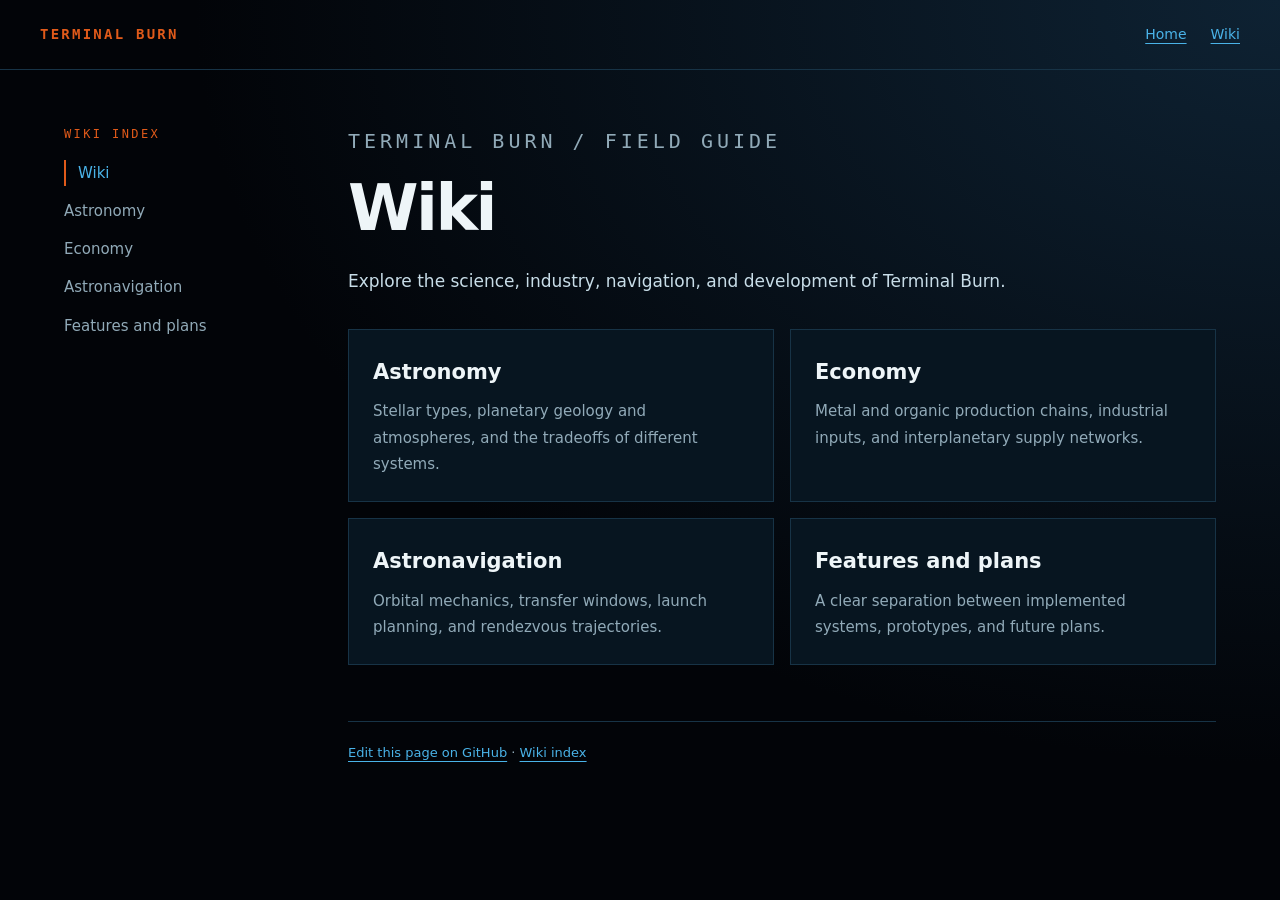
<file: wiki/index.html>
<!DOCTYPE html>
<html lang="en">
<head>
<meta charset="utf-8">
<meta name="viewport" content="width=device-width, initial-scale=1">
<title>Wiki — Terminal Burn Wiki</title>
<meta name="description" content="Explore the science, industry, navigation, and development of Terminal Burn.">
<link rel="stylesheet" href="/wiki/style.css">
</head>
<body>
<header><a class="brand" href="/">TERMINAL BURN</a><nav aria-label="Site"><a href="/">Home</a><a href="/wiki/">Wiki</a></nav></header>
<div class="layout">
<aside><p class="eyebrow">Wiki index</p><nav aria-label="Wiki"><a href="/wiki/" aria-current="page">Wiki</a><a href="/wiki/astronomy/">Astronomy</a><a href="/wiki/economy/">Economy</a><a href="/wiki/astronavigation/">Astronavigation</a><a href="/wiki/features-and-plans/">Features and plans</a></nav></aside>
<main id="main"><p class="eyebrow">Terminal Burn / Field guide</p><h1>Wiki</h1><p>Explore the science, industry, navigation, and development of Terminal Burn.</p>
<div class="cards"><a class="card" href="astronomy/"><strong>Astronomy</strong><span>Stellar types, planetary geology and atmospheres, and the tradeoffs of different systems.</span></a><a class="card" href="economy/"><strong>Economy</strong><span>Metal and organic production chains, industrial inputs, and interplanetary supply networks.</span></a><a class="card" href="astronavigation/"><strong>Astronavigation</strong><span>Orbital mechanics, transfer windows, launch planning, and rendezvous trajectories.</span></a><a class="card" href="features-and-plans/"><strong>Features and plans</strong><span>A clear separation between implemented systems, prototypes, and future plans.</span></a></div>
<footer><a href="https://github.com/elliotburch/terminalburn-site/edit/master/wiki/index.html">Edit this page on GitHub</a> · <a href="/wiki/">Wiki index</a></footer>
</main></div>
</body></html>
</file>
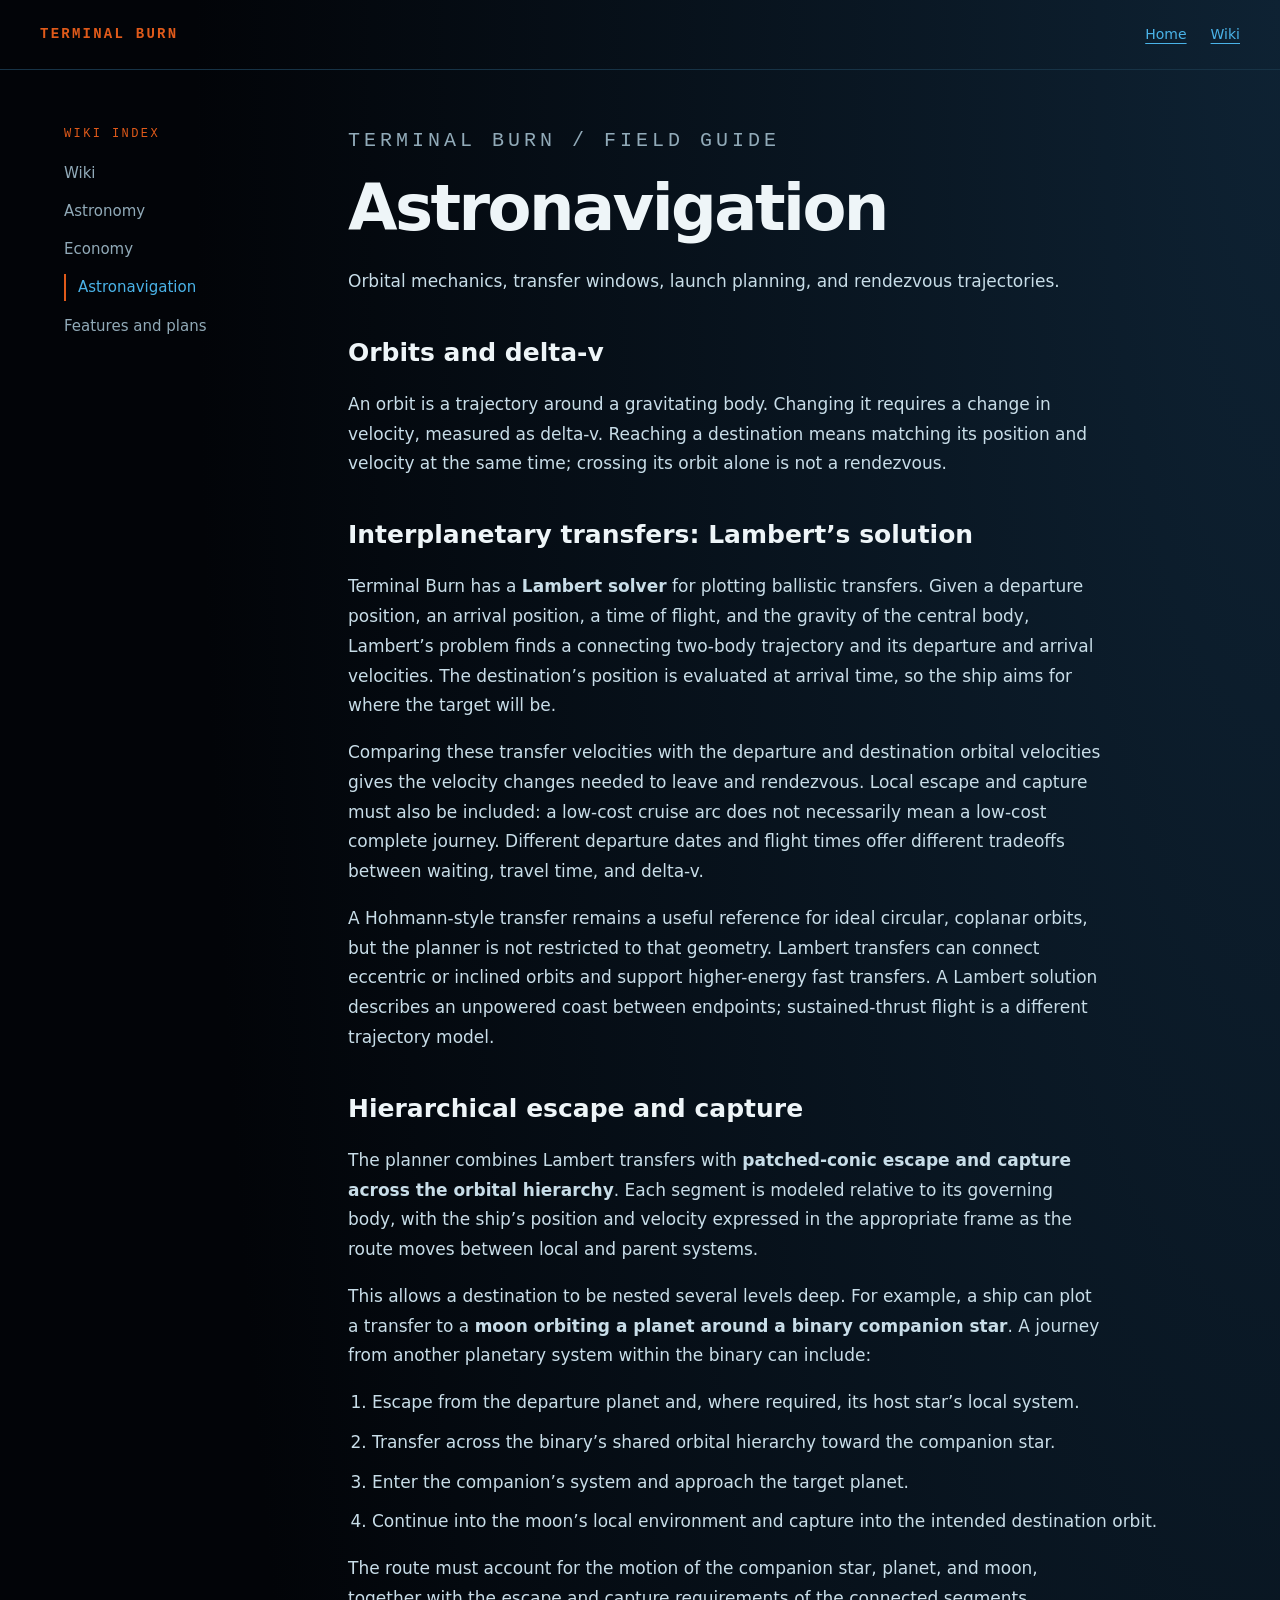
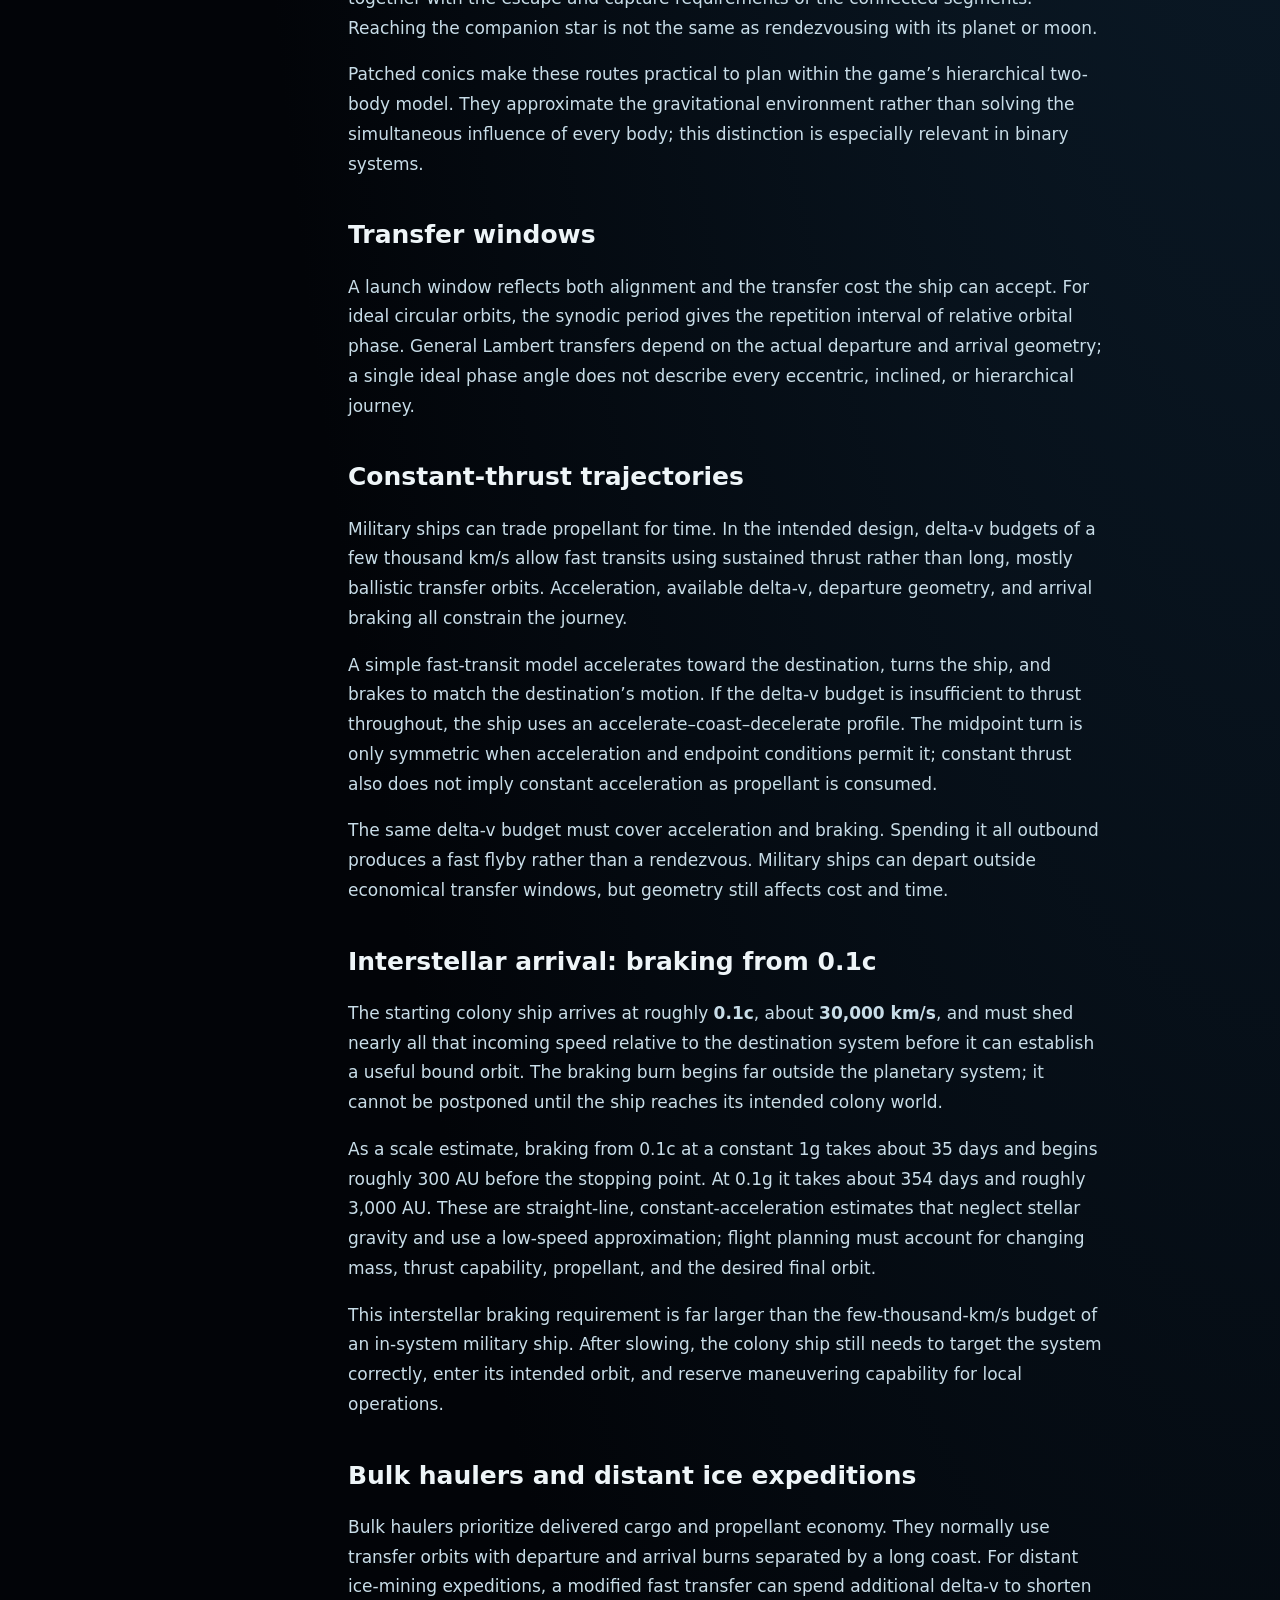
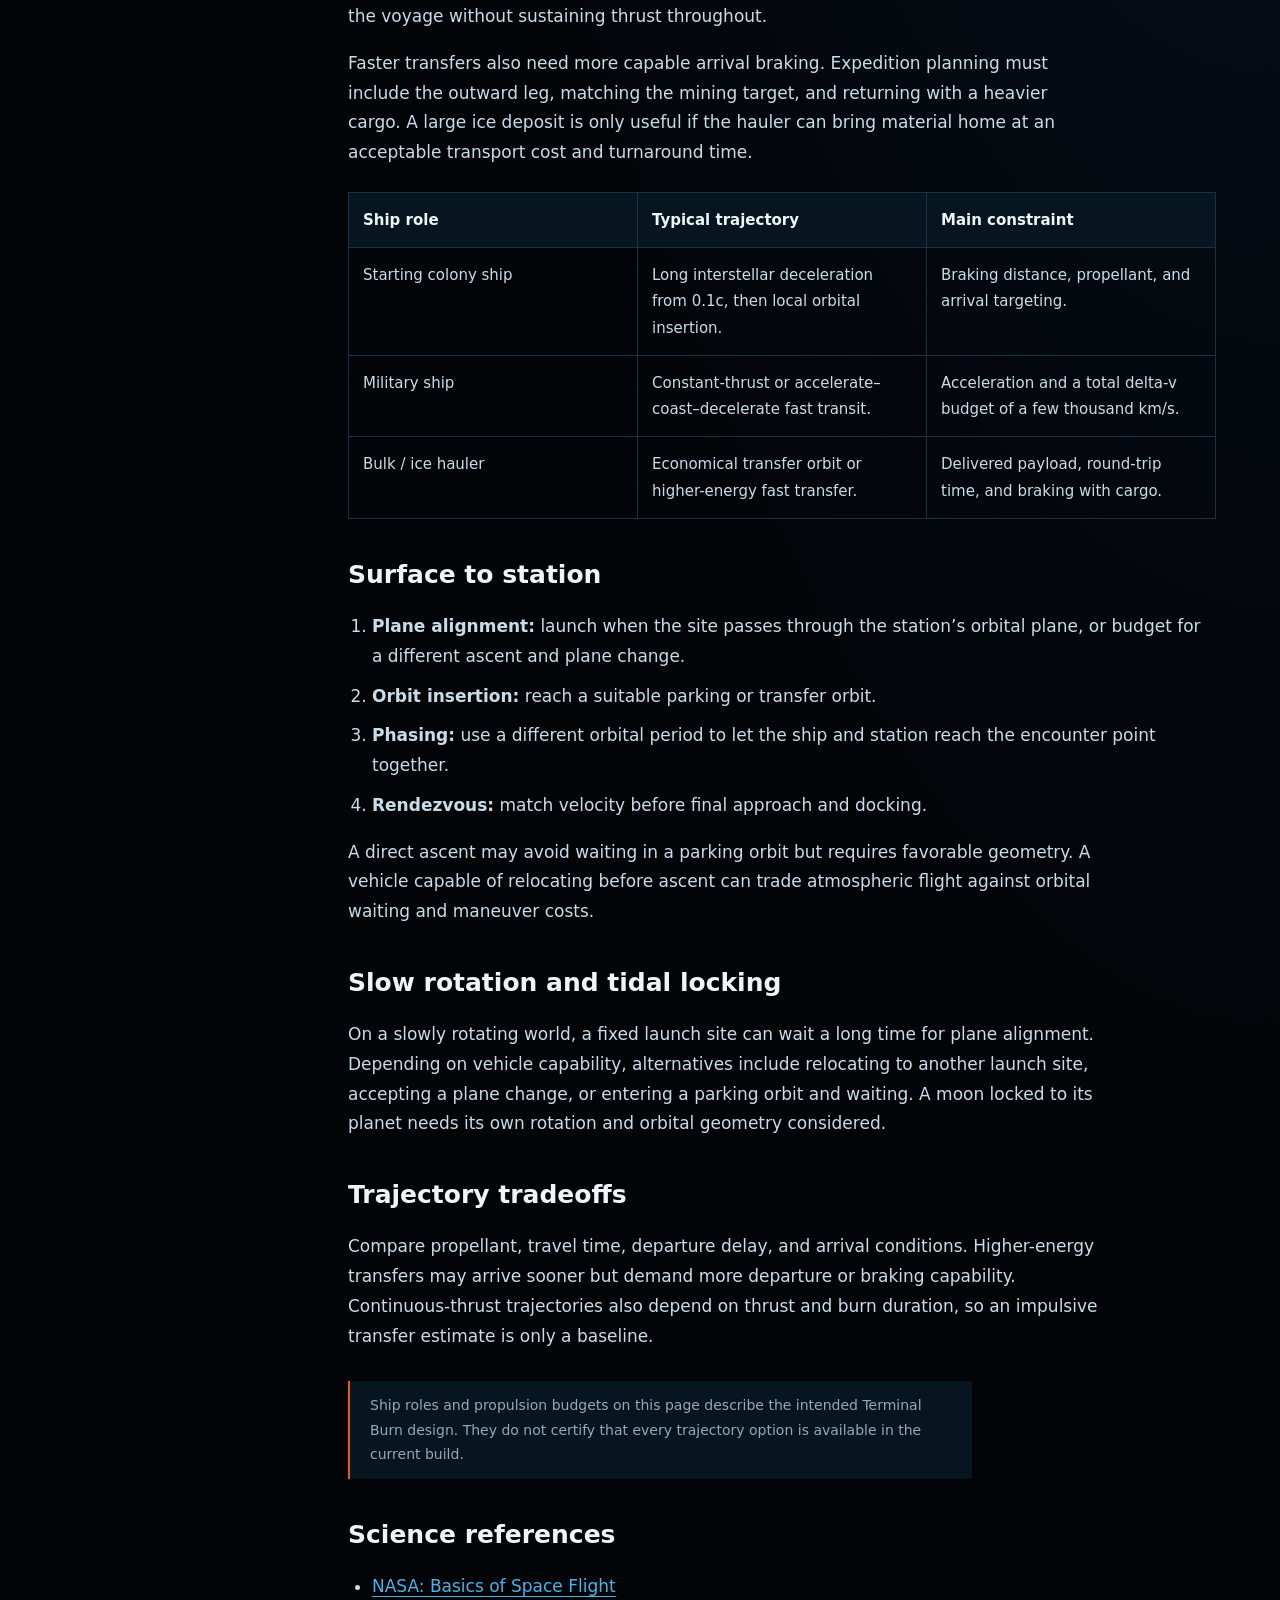
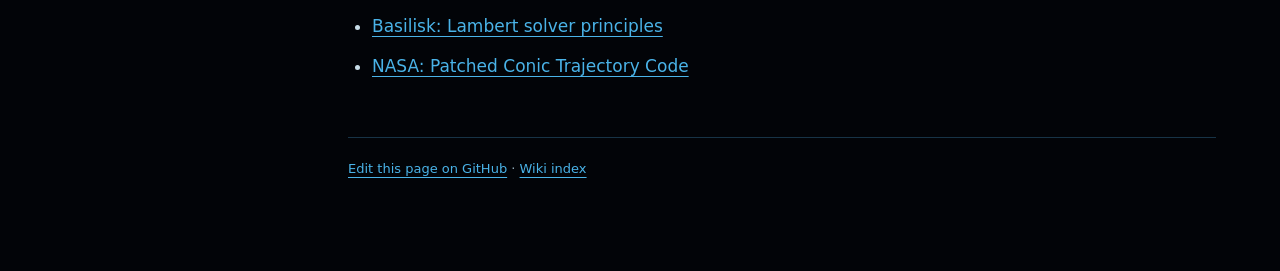
<file: wiki/astronavigation/index.html>
<!DOCTYPE html>
<html lang="en">
<head>
<meta charset="utf-8">
<meta name="viewport" content="width=device-width, initial-scale=1">
<title>Astronavigation — Terminal Burn Wiki</title>
<meta name="description" content="Orbital mechanics, transfer windows, launch planning, and rendezvous trajectories.">
<link rel="stylesheet" href="/wiki/style.css">
</head>
<body>
<header><a class="brand" href="/">TERMINAL BURN</a><nav aria-label="Site"><a href="/">Home</a><a href="/wiki/">Wiki</a></nav></header>
<div class="layout">
<aside><p class="eyebrow">Wiki index</p><nav aria-label="Wiki"><a href="/wiki/">Wiki</a><a href="/wiki/astronomy/">Astronomy</a><a href="/wiki/economy/">Economy</a><a href="/wiki/astronavigation/" aria-current="page">Astronavigation</a><a href="/wiki/features-and-plans/">Features and plans</a></nav></aside>
<main id="main"><p class="eyebrow">Terminal Burn / Field guide</p><h1>Astronavigation</h1><p>Orbital mechanics, transfer windows, launch planning, and rendezvous trajectories.</p>

<h2>Orbits and delta-v</h2><p>An orbit is a trajectory around a gravitating body. Changing it requires a change in velocity, measured as delta-v. Reaching a destination means matching its position and velocity at the same time; crossing its orbit alone is not a rendezvous.</p><h2>Interplanetary transfers: Lambert’s solution</h2>
<p>Terminal Burn has a <strong>Lambert solver</strong> for plotting ballistic transfers. Given a departure position, an arrival position, a time of flight, and the gravity of the central body, Lambert’s problem finds a connecting two-body trajectory and its departure and arrival velocities. The destination’s position is evaluated at arrival time, so the ship aims for where the target will be.</p>
<p>Comparing these transfer velocities with the departure and destination orbital velocities gives the velocity changes needed to leave and rendezvous. Local escape and capture must also be included: a low-cost cruise arc does not necessarily mean a low-cost complete journey. Different departure dates and flight times offer different tradeoffs between waiting, travel time, and delta-v.</p>
<p>A Hohmann-style transfer remains a useful reference for ideal circular, coplanar orbits, but the planner is not restricted to that geometry. Lambert transfers can connect eccentric or inclined orbits and support higher-energy fast transfers. A Lambert solution describes an unpowered coast between endpoints; sustained-thrust flight is a different trajectory model.</p>
<h2>Hierarchical escape and capture</h2>
<p>The planner combines Lambert transfers with <strong>patched-conic escape and capture across the orbital hierarchy</strong>. Each segment is modeled relative to its governing body, with the ship’s position and velocity expressed in the appropriate frame as the route moves between local and parent systems.</p>
<p>This allows a destination to be nested several levels deep. For example, a ship can plot a transfer to a <strong>moon orbiting a planet around a binary companion star</strong>. A journey from another planetary system within the binary can include:</p>
<ol><li>Escape from the departure planet and, where required, its host star’s local system.</li><li>Transfer across the binary’s shared orbital hierarchy toward the companion star.</li><li>Enter the companion’s system and approach the target planet.</li><li>Continue into the moon’s local environment and capture into the intended destination orbit.</li></ol>
<p>The route must account for the motion of the companion star, planet, and moon, together with the escape and capture requirements of the connected segments. Reaching the companion star is not the same as rendezvousing with its planet or moon.</p>
<p>Patched conics make these routes practical to plan within the game’s hierarchical two-body model. They approximate the gravitational environment rather than solving the simultaneous influence of every body; this distinction is especially relevant in binary systems.</p>
<h2>Transfer windows</h2>
<p>A launch window reflects both alignment and the transfer cost the ship can accept. For ideal circular orbits, the synodic period gives the repetition interval of relative orbital phase. General Lambert transfers depend on the actual departure and arrival geometry; a single ideal phase angle does not describe every eccentric, inclined, or hierarchical journey.</p>
<h2>Constant-thrust trajectories</h2>
<p>Military ships can trade propellant for time. In the intended design, delta-v budgets of a few thousand km/s allow fast transits using sustained thrust rather than long, mostly ballistic transfer orbits. Acceleration, available delta-v, departure geometry, and arrival braking all constrain the journey.</p>
<p>A simple fast-transit model accelerates toward the destination, turns the ship, and brakes to match the destination’s motion. If the delta-v budget is insufficient to thrust throughout, the ship uses an accelerate–coast–decelerate profile. The midpoint turn is only symmetric when acceleration and endpoint conditions permit it; constant thrust also does not imply constant acceleration as propellant is consumed.</p>
<p>The same delta-v budget must cover acceleration and braking. Spending it all outbound produces a fast flyby rather than a rendezvous. Military ships can depart outside economical transfer windows, but geometry still affects cost and time.</p>
<h2>Interstellar arrival: braking from 0.1c</h2>
<p>The starting colony ship arrives at roughly <strong>0.1c</strong>, about <strong>30,000 km/s</strong>, and must shed nearly all that incoming speed relative to the destination system before it can establish a useful bound orbit. The braking burn begins far outside the planetary system; it cannot be postponed until the ship reaches its intended colony world.</p>
<p>As a scale estimate, braking from 0.1c at a constant 1g takes about 35 days and begins roughly 300 AU before the stopping point. At 0.1g it takes about 354 days and roughly 3,000 AU. These are straight-line, constant-acceleration estimates that neglect stellar gravity and use a low-speed approximation; flight planning must account for changing mass, thrust capability, propellant, and the desired final orbit.</p>
<p>This interstellar braking requirement is far larger than the few-thousand-km/s budget of an in-system military ship. After slowing, the colony ship still needs to target the system correctly, enter its intended orbit, and reserve maneuvering capability for local operations.</p>
<h2>Bulk haulers and distant ice expeditions</h2>
<p>Bulk haulers prioritize delivered cargo and propellant economy. They normally use transfer orbits with departure and arrival burns separated by a long coast. For distant ice-mining expeditions, a modified fast transfer can spend additional delta-v to shorten the voyage without sustaining thrust throughout.</p>
<p>Faster transfers also need more capable arrival braking. Expedition planning must include the outward leg, matching the mining target, and returning with a heavier cargo. A large ice deposit is only useful if the hauler can bring material home at an acceptable transport cost and turnaround time.</p>
<table><thead><tr><th>Ship role</th><th>Typical trajectory</th><th>Main constraint</th></tr></thead><tbody><tr><td>Starting colony ship</td><td>Long interstellar deceleration from 0.1c, then local orbital insertion.</td><td>Braking distance, propellant, and arrival targeting.</td></tr><tr><td>Military ship</td><td>Constant-thrust or accelerate–coast–decelerate fast transit.</td><td>Acceleration and a total delta-v budget of a few thousand km/s.</td></tr><tr><td>Bulk / ice hauler</td><td>Economical transfer orbit or higher-energy fast transfer.</td><td>Delivered payload, round-trip time, and braking with cargo.</td></tr></tbody></table>
<h2>Surface to station</h2><ol><li><strong>Plane alignment:</strong> launch when the site passes through the station’s orbital plane, or budget for a different ascent and plane change.</li><li><strong>Orbit insertion:</strong> reach a suitable parking or transfer orbit.</li><li><strong>Phasing:</strong> use a different orbital period to let the ship and station reach the encounter point together.</li><li><strong>Rendezvous:</strong> match velocity before final approach and docking.</li></ol><p>A direct ascent may avoid waiting in a parking orbit but requires favorable geometry. A vehicle capable of relocating before ascent can trade atmospheric flight against orbital waiting and maneuver costs.</p><h2>Slow rotation and tidal locking</h2><p>On a slowly rotating world, a fixed launch site can wait a long time for plane alignment. Depending on vehicle capability, alternatives include relocating to another launch site, accepting a plane change, or entering a parking orbit and waiting. A moon locked to its planet needs its own rotation and orbital geometry considered.</p><h2>Trajectory tradeoffs</h2><p>Compare propellant, travel time, departure delay, and arrival conditions. Higher-energy transfers may arrive sooner but demand more departure or braking capability. Continuous-thrust trajectories also depend on thrust and burn duration, so an impulsive transfer estimate is only a baseline.</p><p class="notice">Ship roles and propulsion budgets on this page describe the intended Terminal Burn design. They do not certify that every trajectory option is available in the current build.</p><h2>Science references</h2><ul><li><a href="https://science.nasa.gov/learn/basics-of-space-flight/">NASA: Basics of Space Flight</a></li><li><a href="https://hanspeterschaub.info/bskOlderDocs/bsk_2_7_35/Documentation/fswAlgorithms/orbitControl/lambertSolver/lambertSolver.html">Basilisk: Lambert solver principles</a></li><li><a href="https://ntrs.nasa.gov/archive/nasa/casi.ntrs.nasa.gov/20120006596.pdf">NASA: Patched Conic Trajectory Code</a></li></ul>

<footer><a href="https://github.com/elliotburch/terminalburn-site/edit/master/wiki/astronavigation/index.html">Edit this page on GitHub</a> · <a href="/wiki/">Wiki index</a></footer>
</main></div>
</body></html>
</file>
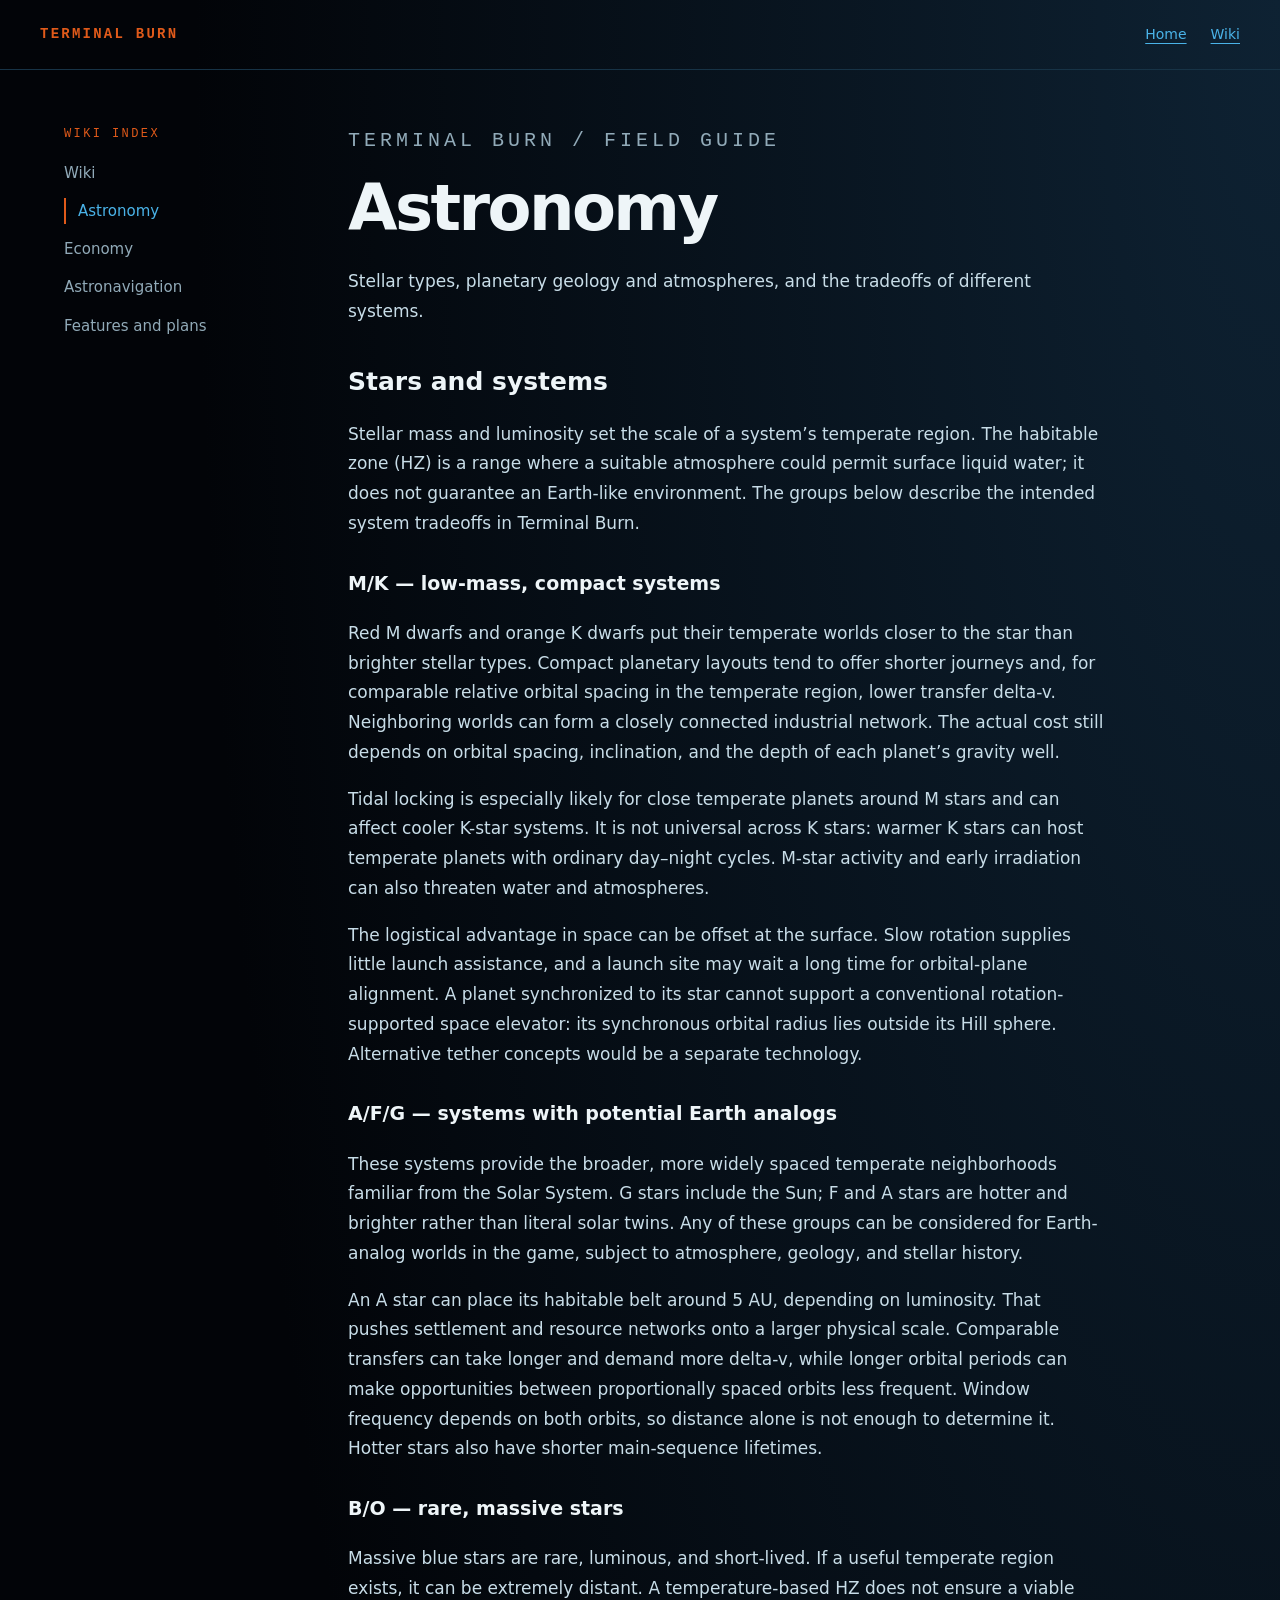
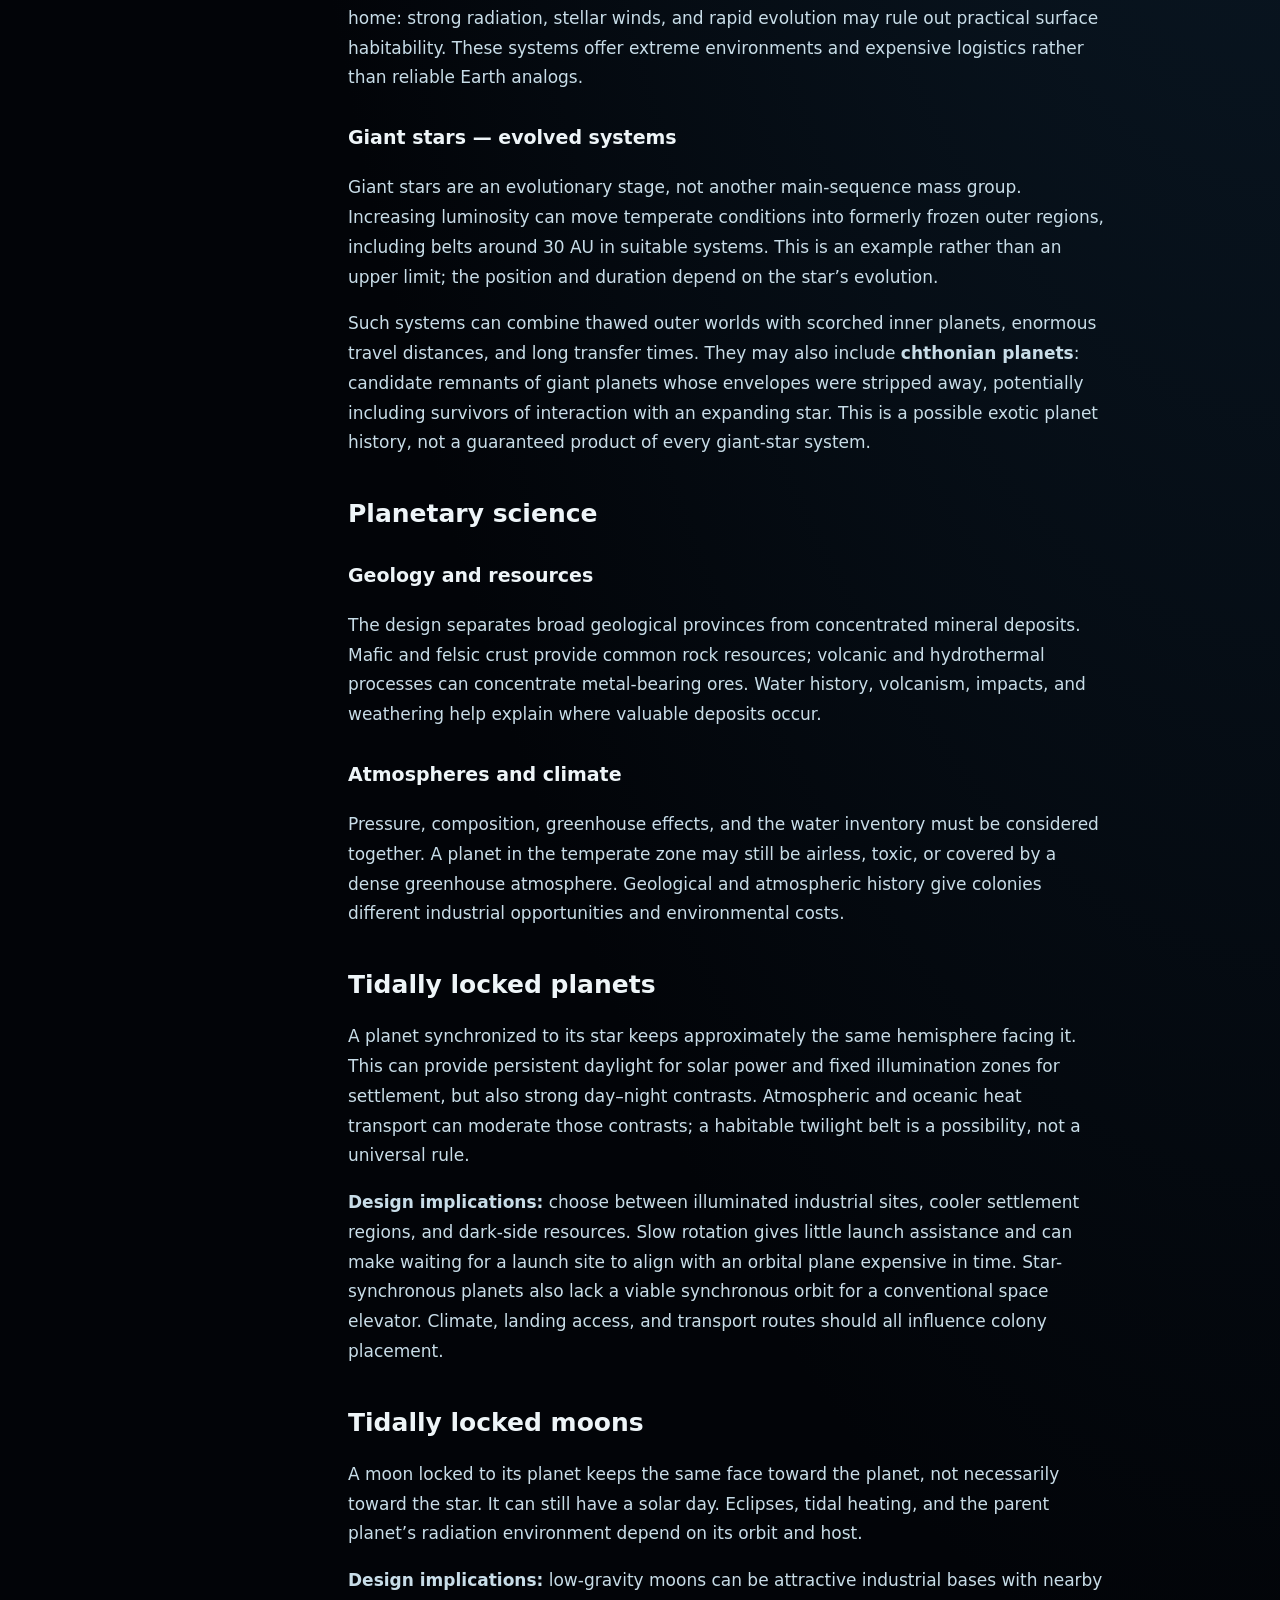
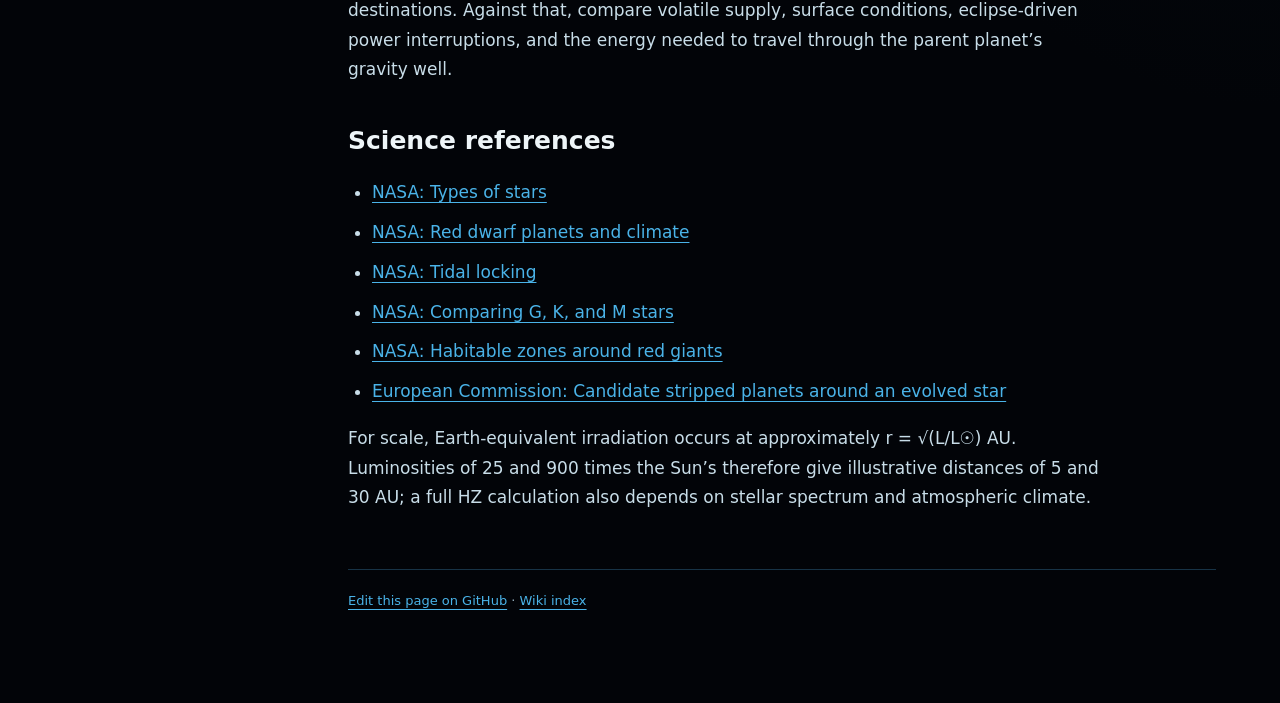
<file: wiki/astronomy/index.html>
<!DOCTYPE html>
<html lang="en">
<head>
<meta charset="utf-8">
<meta name="viewport" content="width=device-width, initial-scale=1">
<title>Astronomy — Terminal Burn Wiki</title>
<meta name="description" content="Stellar types, planetary geology and atmospheres, and the tradeoffs of different systems.">
<link rel="stylesheet" href="/wiki/style.css">
</head>
<body>
<header><a class="brand" href="/">TERMINAL BURN</a><nav aria-label="Site"><a href="/">Home</a><a href="/wiki/">Wiki</a></nav></header>
<div class="layout">
<aside><p class="eyebrow">Wiki index</p><nav aria-label="Wiki"><a href="/wiki/">Wiki</a><a href="/wiki/astronomy/" aria-current="page">Astronomy</a><a href="/wiki/economy/">Economy</a><a href="/wiki/astronavigation/">Astronavigation</a><a href="/wiki/features-and-plans/">Features and plans</a></nav></aside>
<main id="main"><p class="eyebrow">Terminal Burn / Field guide</p><h1>Astronomy</h1><p>Stellar types, planetary geology and atmospheres, and the tradeoffs of different systems.</p>

<h2>Stars and systems</h2>
<p>Stellar mass and luminosity set the scale of a system’s temperate region. The habitable zone (HZ) is a range where a suitable atmosphere could permit surface liquid water; it does not guarantee an Earth-like environment. The groups below describe the intended system tradeoffs in Terminal Burn.</p>
<h3>M/K — low-mass, compact systems</h3>
<p>Red M dwarfs and orange K dwarfs put their temperate worlds closer to the star than brighter stellar types. Compact planetary layouts tend to offer shorter journeys and, for comparable relative orbital spacing in the temperate region, lower transfer delta-v. Neighboring worlds can form a closely connected industrial network. The actual cost still depends on orbital spacing, inclination, and the depth of each planet’s gravity well.</p>
<p>Tidal locking is especially likely for close temperate planets around M stars and can affect cooler K-star systems. It is not universal across K stars: warmer K stars can host temperate planets with ordinary day–night cycles. M-star activity and early irradiation can also threaten water and atmospheres.</p>
<p>The logistical advantage in space can be offset at the surface. Slow rotation supplies little launch assistance, and a launch site may wait a long time for orbital-plane alignment. A planet synchronized to its star cannot support a conventional rotation-supported space elevator: its synchronous orbital radius lies outside its Hill sphere. Alternative tether concepts would be a separate technology.</p>
<h3>A/F/G — systems with potential Earth analogs</h3>
<p>These systems provide the broader, more widely spaced temperate neighborhoods familiar from the Solar System. G stars include the Sun; F and A stars are hotter and brighter rather than literal solar twins. Any of these groups can be considered for Earth-analog worlds in the game, subject to atmosphere, geology, and stellar history.</p>
<p>An A star can place its habitable belt around 5 AU, depending on luminosity. That pushes settlement and resource networks onto a larger physical scale. Comparable transfers can take longer and demand more delta-v, while longer orbital periods can make opportunities between proportionally spaced orbits less frequent. Window frequency depends on both orbits, so distance alone is not enough to determine it. Hotter stars also have shorter main-sequence lifetimes.</p>
<h3>B/O — rare, massive stars</h3>
<p>Massive blue stars are rare, luminous, and short-lived. If a useful temperate region exists, it can be extremely distant. A temperature-based HZ does not ensure a viable home: strong radiation, stellar winds, and rapid evolution may rule out practical surface habitability. These systems offer extreme environments and expensive logistics rather than reliable Earth analogs.</p>
<h3>Giant stars — evolved systems</h3>
<p>Giant stars are an evolutionary stage, not another main-sequence mass group. Increasing luminosity can move temperate conditions into formerly frozen outer regions, including belts around 30 AU in suitable systems. This is an example rather than an upper limit; the position and duration depend on the star’s evolution.</p>
<p>Such systems can combine thawed outer worlds with scorched inner planets, enormous travel distances, and long transfer times. They may also include <strong>chthonian planets</strong>: candidate remnants of giant planets whose envelopes were stripped away, potentially including survivors of interaction with an expanding star. This is a possible exotic planet history, not a guaranteed product of every giant-star system.</p>
<h2>Planetary science</h2><h3>Geology and resources</h3><p>The design separates broad geological provinces from concentrated mineral deposits. Mafic and felsic crust provide common rock resources; volcanic and hydrothermal processes can concentrate metal-bearing ores. Water history, volcanism, impacts, and weathering help explain where valuable deposits occur.</p><h3>Atmospheres and climate</h3><p>Pressure, composition, greenhouse effects, and the water inventory must be considered together. A planet in the temperate zone may still be airless, toxic, or covered by a dense greenhouse atmosphere. Geological and atmospheric history give colonies different industrial opportunities and environmental costs.</p>
<h2>Tidally locked planets</h2><p>A planet synchronized to its star keeps approximately the same hemisphere facing it. This can provide persistent daylight for solar power and fixed illumination zones for settlement, but also strong day–night contrasts. Atmospheric and oceanic heat transport can moderate those contrasts; a habitable twilight belt is a possibility, not a universal rule.</p><p><strong>Design implications:</strong> choose between illuminated industrial sites, cooler settlement regions, and dark-side resources. Slow rotation gives little launch assistance and can make waiting for a launch site to align with an orbital plane expensive in time. Star-synchronous planets also lack a viable synchronous orbit for a conventional space elevator. Climate, landing access, and transport routes should all influence colony placement.</p>
<h2>Tidally locked moons</h2><p>A moon locked to its planet keeps the same face toward the planet, not necessarily toward the star. It can still have a solar day. Eclipses, tidal heating, and the parent planet’s radiation environment depend on its orbit and host.</p><p><strong>Design implications:</strong> low-gravity moons can be attractive industrial bases with nearby destinations. Against that, compare volatile supply, surface conditions, eclipse-driven power interruptions, and the energy needed to travel through the parent planet’s gravity well.</p>
<h2>Science references</h2><ul><li><a href="https://science.nasa.gov/universe/stars/types/">NASA: Types of stars</a></li><li><a href="https://science.nasa.gov/universe/exoplanets/earth-sized-planets-the-newest-weirdest-generation/">NASA: Red dwarf planets and climate</a></li><li><a href="https://science.nasa.gov/moon/tidal-locking/">NASA: Tidal locking</a></li><li><a href="https://science.nasa.gov/asset/hubble/comparison-of-g-k-and-m-stars-for-habitability/">NASA: Comparing G, K, and M stars</a></li><li><a href="https://science.nasa.gov/universe/exoplanets/giant-red-stars-may-heat-frozen-worlds-into-habitable-planets/">NASA: Habitable zones around red giants</a></li><li><a href="https://cordis.europa.eu/article/id/34170-two-new-earthsized-planets-discovered">European Commission: Candidate stripped planets around an evolved star</a></li></ul>
<p>For scale, Earth-equivalent irradiation occurs at approximately r = √(L/L☉) AU. Luminosities of 25 and 900 times the Sun’s therefore give illustrative distances of 5 and 30 AU; a full HZ calculation also depends on stellar spectrum and atmospheric climate.</p>
<footer><a href="https://github.com/elliotburch/terminalburn-site/edit/master/wiki/astronomy/index.html">Edit this page on GitHub</a> · <a href="/wiki/">Wiki index</a></footer>
</main></div>
</body></html>
</file>
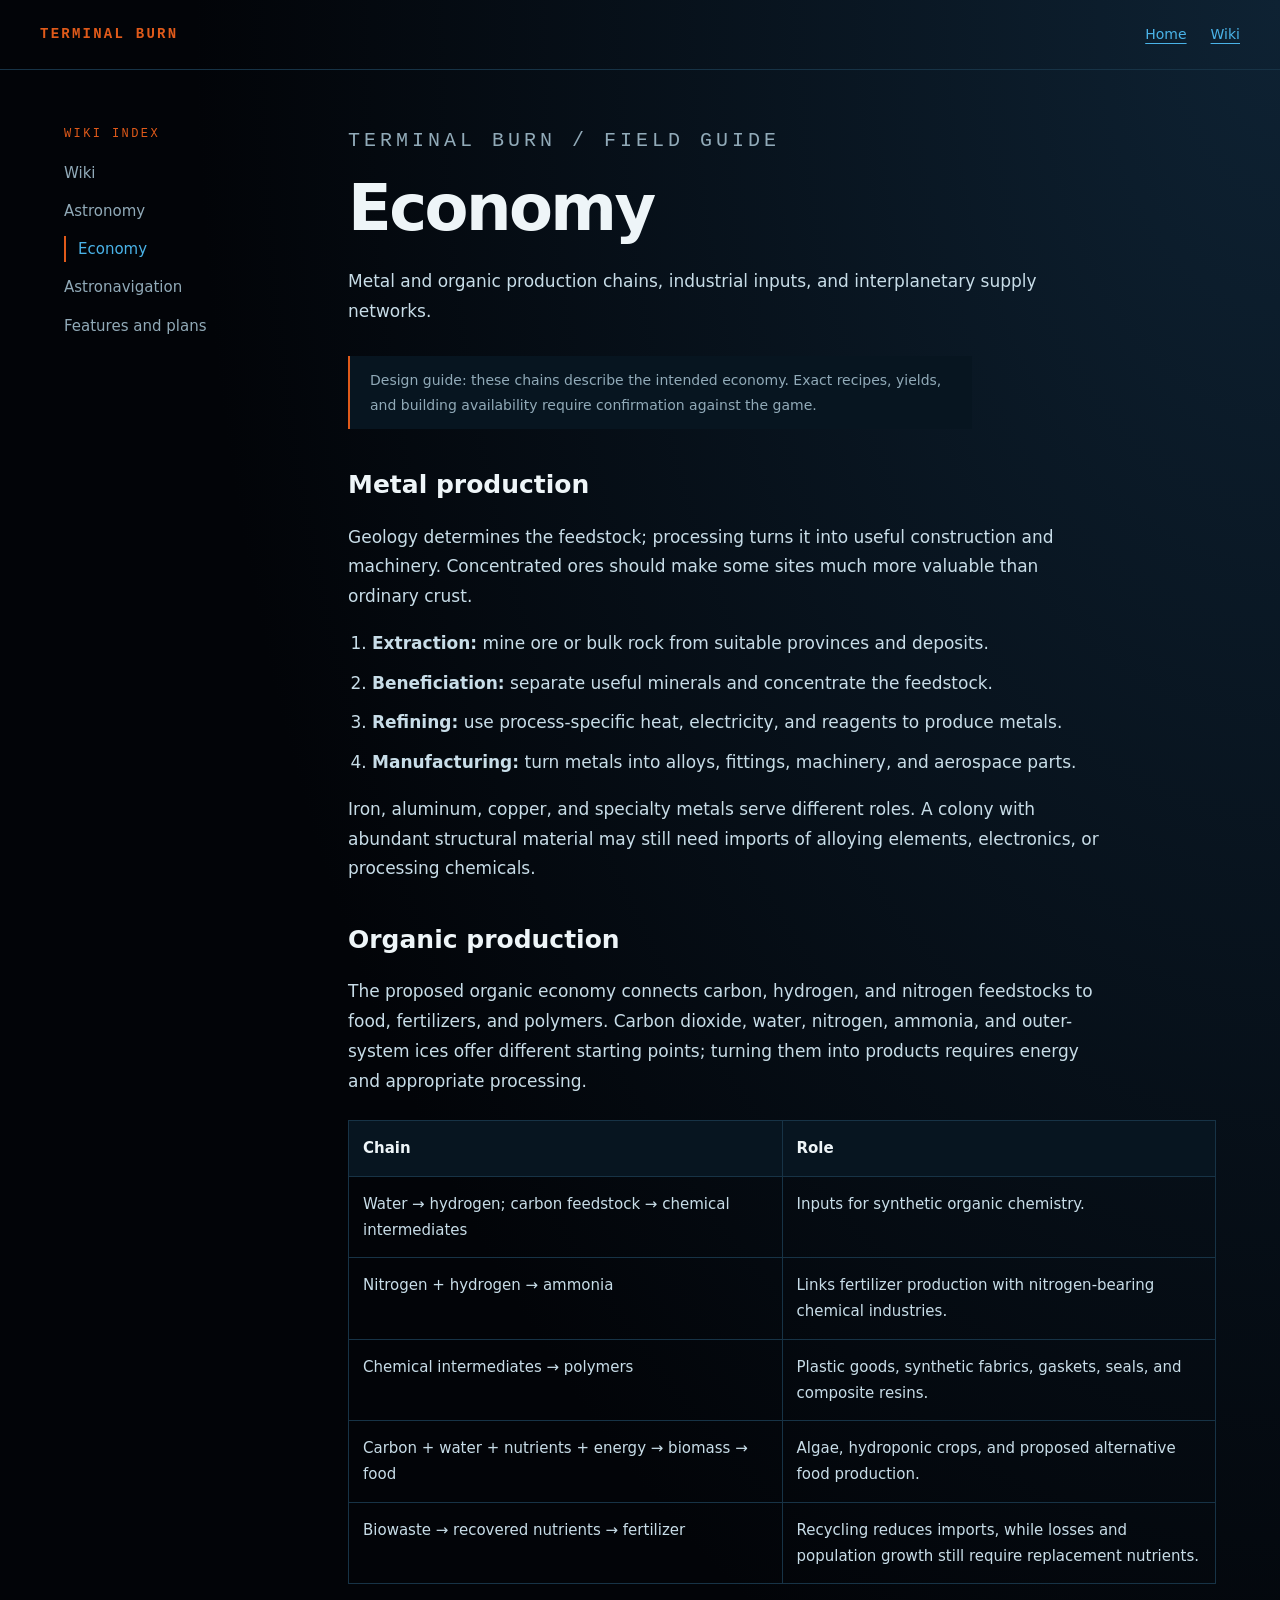
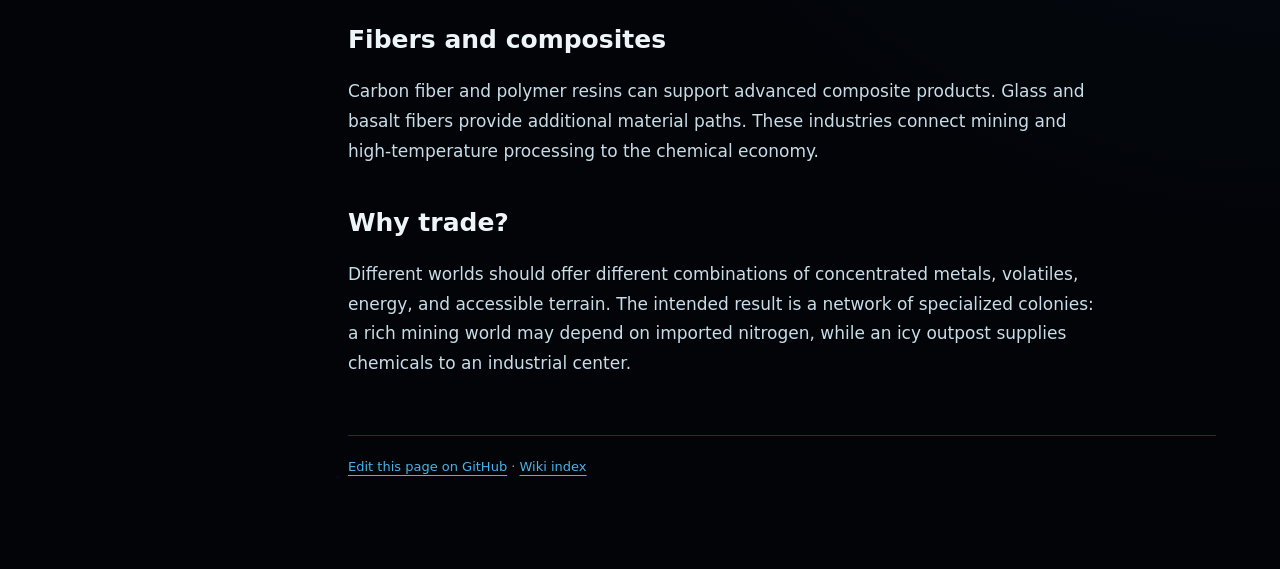
<file: wiki/economy/index.html>
<!DOCTYPE html>
<html lang="en">
<head>
<meta charset="utf-8">
<meta name="viewport" content="width=device-width, initial-scale=1">
<title>Economy — Terminal Burn Wiki</title>
<meta name="description" content="Metal and organic production chains, industrial inputs, and interplanetary supply networks.">
<link rel="stylesheet" href="/wiki/style.css">
</head>
<body>
<header><a class="brand" href="/">TERMINAL BURN</a><nav aria-label="Site"><a href="/">Home</a><a href="/wiki/">Wiki</a></nav></header>
<div class="layout">
<aside><p class="eyebrow">Wiki index</p><nav aria-label="Wiki"><a href="/wiki/">Wiki</a><a href="/wiki/astronomy/">Astronomy</a><a href="/wiki/economy/" aria-current="page">Economy</a><a href="/wiki/astronavigation/">Astronavigation</a><a href="/wiki/features-and-plans/">Features and plans</a></nav></aside>
<main id="main"><p class="eyebrow">Terminal Burn / Field guide</p><h1>Economy</h1><p>Metal and organic production chains, industrial inputs, and interplanetary supply networks.</p>

<p class="notice">Design guide: these chains describe the intended economy. Exact recipes, yields, and building availability require confirmation against the game.</p>
<h2>Metal production</h2><p>Geology determines the feedstock; processing turns it into useful construction and machinery. Concentrated ores should make some sites much more valuable than ordinary crust.</p><ol><li><strong>Extraction:</strong> mine ore or bulk rock from suitable provinces and deposits.</li><li><strong>Beneficiation:</strong> separate useful minerals and concentrate the feedstock.</li><li><strong>Refining:</strong> use process-specific heat, electricity, and reagents to produce metals.</li><li><strong>Manufacturing:</strong> turn metals into alloys, fittings, machinery, and aerospace parts.</li></ol><p>Iron, aluminum, copper, and specialty metals serve different roles. A colony with abundant structural material may still need imports of alloying elements, electronics, or processing chemicals.</p>
<h2>Organic production</h2><p>The proposed organic economy connects carbon, hydrogen, and nitrogen feedstocks to food, fertilizers, and polymers. Carbon dioxide, water, nitrogen, ammonia, and outer-system ices offer different starting points; turning them into products requires energy and appropriate processing.</p><table><thead><tr><th>Chain</th><th>Role</th></tr></thead><tbody><tr><td>Water → hydrogen; carbon feedstock → chemical intermediates</td><td>Inputs for synthetic organic chemistry.</td></tr><tr><td>Nitrogen + hydrogen → ammonia</td><td>Links fertilizer production with nitrogen-bearing chemical industries.</td></tr><tr><td>Chemical intermediates → polymers</td><td>Plastic goods, synthetic fabrics, gaskets, seals, and composite resins.</td></tr><tr><td>Carbon + water + nutrients + energy → biomass → food</td><td>Algae, hydroponic crops, and proposed alternative food production.</td></tr><tr><td>Biowaste → recovered nutrients → fertilizer</td><td>Recycling reduces imports, while losses and population growth still require replacement nutrients.</td></tr></tbody></table>
<h2>Fibers and composites</h2><p>Carbon fiber and polymer resins can support advanced composite products. Glass and basalt fibers provide additional material paths. These industries connect mining and high-temperature processing to the chemical economy.</p><h2>Why trade?</h2><p>Different worlds should offer different combinations of concentrated metals, volatiles, energy, and accessible terrain. The intended result is a network of specialized colonies: a rich mining world may depend on imported nitrogen, while an icy outpost supplies chemicals to an industrial center.</p>

<footer><a href="https://github.com/elliotburch/terminalburn-site/edit/master/wiki/economy/index.html">Edit this page on GitHub</a> · <a href="/wiki/">Wiki index</a></footer>
</main></div>
</body></html>
</file>
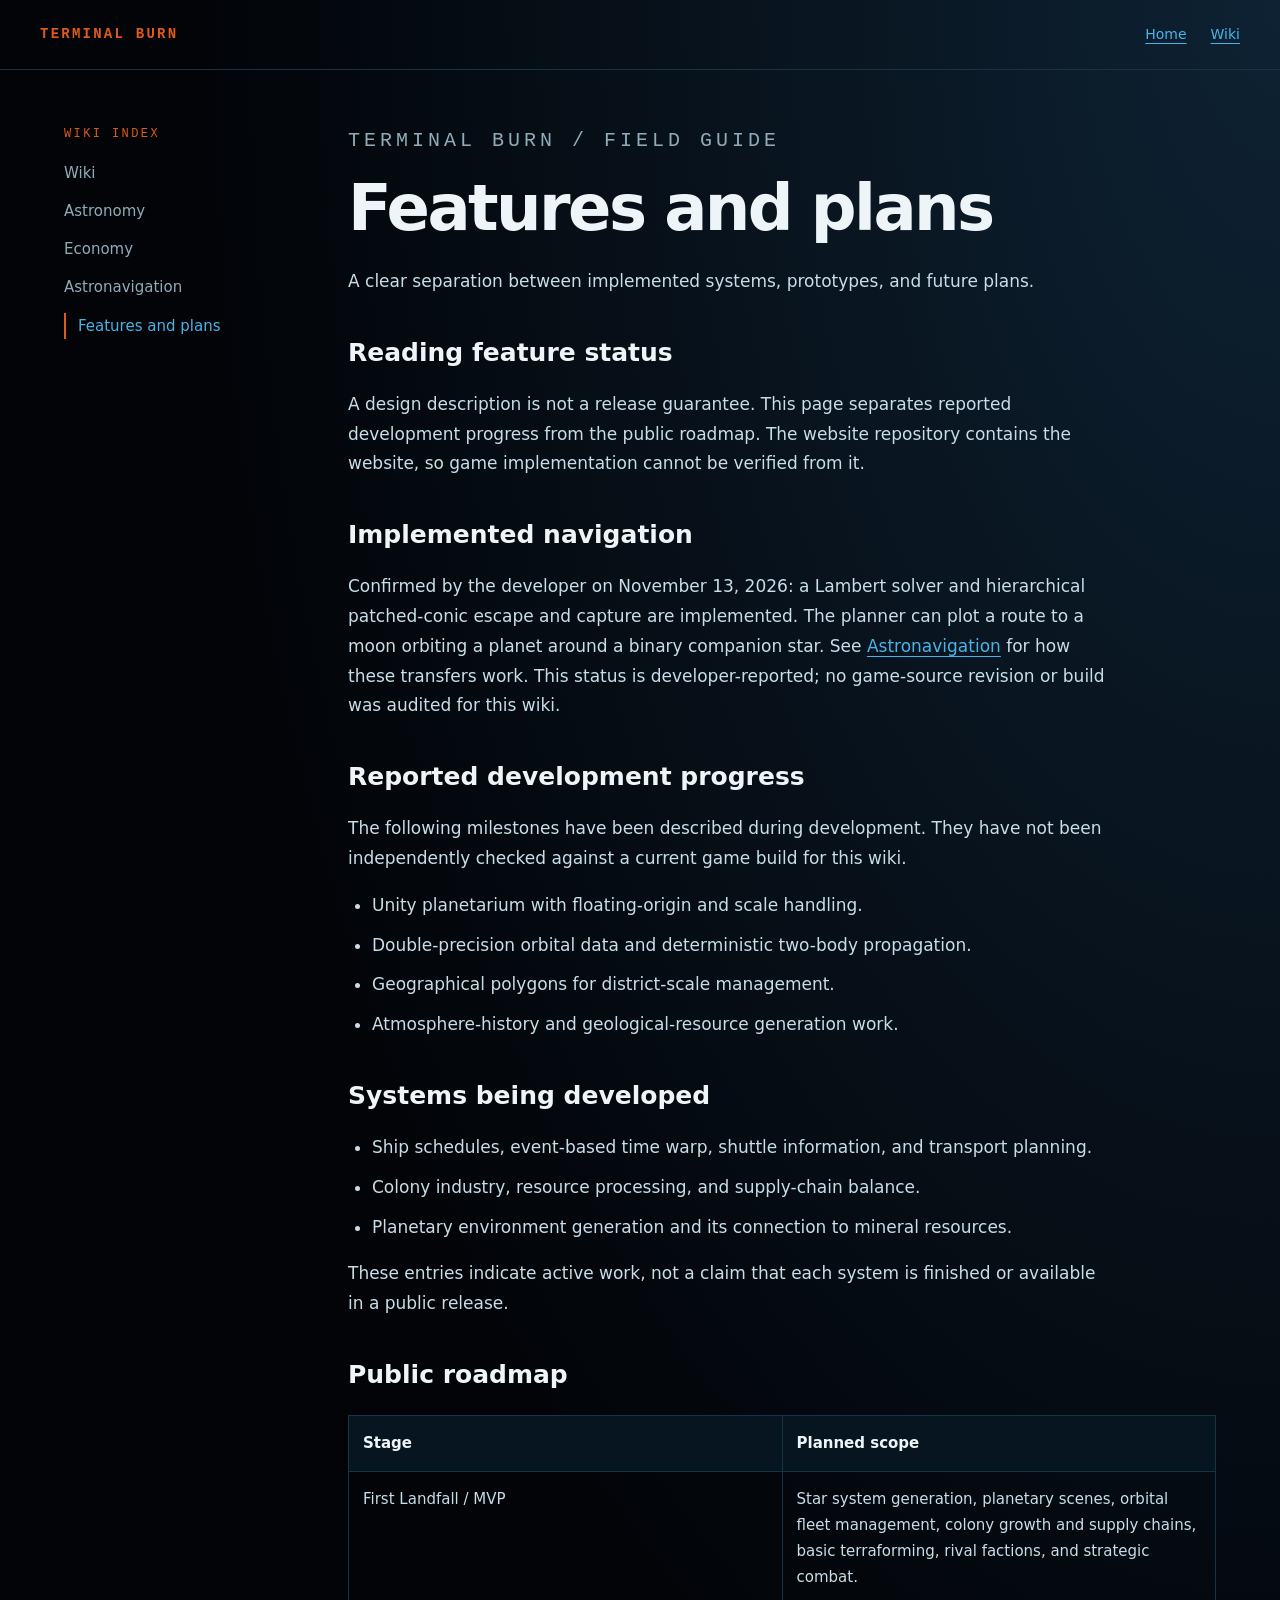
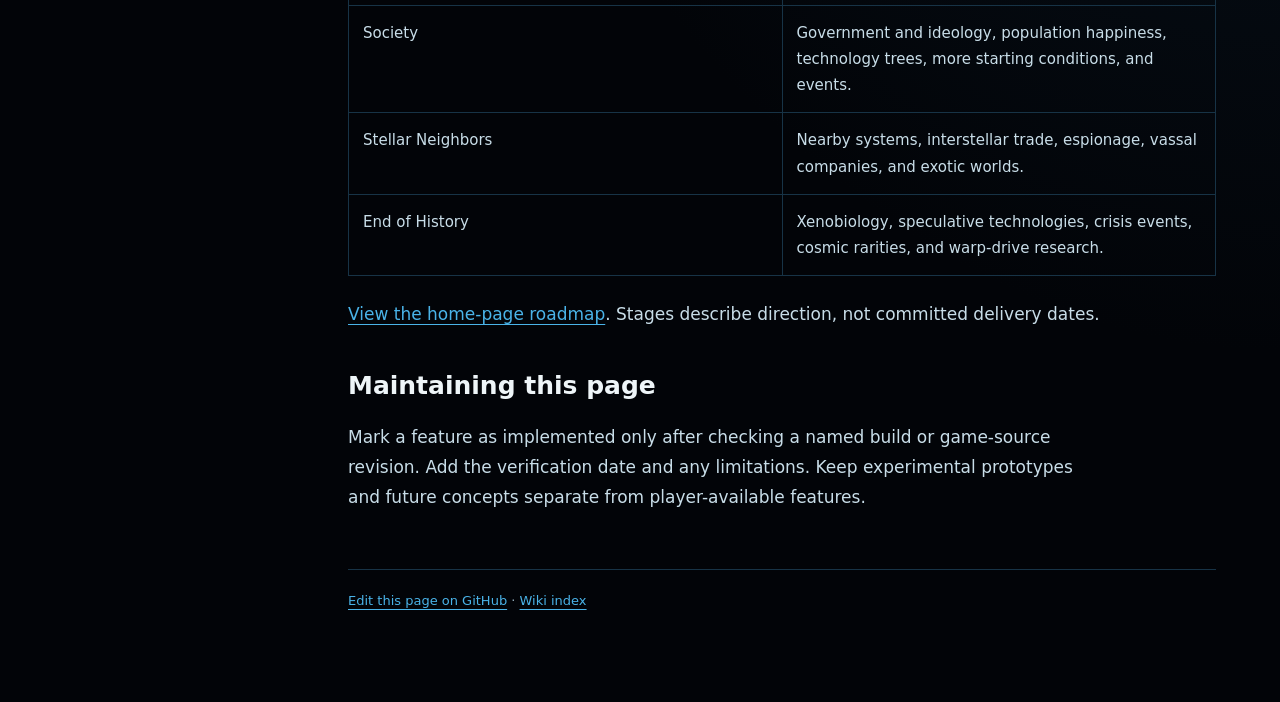
<file: wiki/features-and-plans/index.html>
<!DOCTYPE html>
<html lang="en">
<head>
<meta charset="utf-8">
<meta name="viewport" content="width=device-width, initial-scale=1">
<title>Features and plans — Terminal Burn Wiki</title>
<meta name="description" content="A clear separation between implemented systems, prototypes, and future plans.">
<link rel="stylesheet" href="/wiki/style.css">
</head>
<body>
<header><a class="brand" href="/">TERMINAL BURN</a><nav aria-label="Site"><a href="/">Home</a><a href="/wiki/">Wiki</a></nav></header>
<div class="layout">
<aside><p class="eyebrow">Wiki index</p><nav aria-label="Wiki"><a href="/wiki/">Wiki</a><a href="/wiki/astronomy/">Astronomy</a><a href="/wiki/economy/">Economy</a><a href="/wiki/astronavigation/">Astronavigation</a><a href="/wiki/features-and-plans/" aria-current="page">Features and plans</a></nav></aside>
<main id="main"><p class="eyebrow">Terminal Burn / Field guide</p><h1>Features and plans</h1><p>A clear separation between implemented systems, prototypes, and future plans.</p>

<h2>Reading feature status</h2><p>A design description is not a release guarantee. This page separates reported development progress from the public roadmap. The website repository contains the website, so game implementation cannot be verified from it.</p><h2>Implemented navigation</h2><p>Confirmed by the developer on November 13, 2026: a Lambert solver and hierarchical patched-conic escape and capture are implemented. The planner can plot a route to a moon orbiting a planet around a binary companion star. See <a href="/wiki/astronavigation/">Astronavigation</a> for how these transfers work. This status is developer-reported; no game-source revision or build was audited for this wiki.</p><h2>Reported development progress</h2><p>The following milestones have been described during development. They have not been independently checked against a current game build for this wiki.</p><ul><li>Unity planetarium with floating-origin and scale handling.</li><li>Double-precision orbital data and deterministic two-body propagation.</li><li>Geographical polygons for district-scale management.</li><li>Atmosphere-history and geological-resource generation work.</li></ul><h2>Systems being developed</h2><ul><li>Ship schedules, event-based time warp, shuttle information, and transport planning.</li><li>Colony industry, resource processing, and supply-chain balance.</li><li>Planetary environment generation and its connection to mineral resources.</li></ul><p>These entries indicate active work, not a claim that each system is finished or available in a public release.</p><h2>Public roadmap</h2><table><thead><tr><th>Stage</th><th>Planned scope</th></tr></thead><tbody><tr><td>First Landfall / MVP</td><td>Star system generation, planetary scenes, orbital fleet management, colony growth and supply chains, basic terraforming, rival factions, and strategic combat.</td></tr><tr><td>Society</td><td>Government and ideology, population happiness, technology trees, more starting conditions, and events.</td></tr><tr><td>Stellar Neighbors</td><td>Nearby systems, interstellar trade, espionage, vassal companies, and exotic worlds.</td></tr><tr><td>End of History</td><td>Xenobiology, speculative technologies, crisis events, cosmic rarities, and warp-drive research.</td></tr></tbody></table><p><a href="/#roadmap">View the home-page roadmap</a>. Stages describe direction, not committed delivery dates.</p><h2>Maintaining this page</h2><p>Mark a feature as implemented only after checking a named build or game-source revision. Add the verification date and any limitations. Keep experimental prototypes and future concepts separate from player-available features.</p>

<footer><a href="https://github.com/elliotburch/terminalburn-site/edit/master/wiki/features-and-plans/index.html">Edit this page on GitHub</a> · <a href="/wiki/">Wiki index</a></footer>
</main></div>
</body></html>
</file>
<file: wiki/style.css>
:root{color-scheme:dark;--bg:#020408;--panel:#071520;--line:#173346;--text:#c8dde8;--muted:#91aab8;--blue:#4ab3e8;--orange:#e05a1a}
*{box-sizing:border-box}body{margin:0;background:radial-gradient(ellipse at top right,#0e2233,transparent 60%),var(--bg);color:var(--text);font:17px/1.75 system-ui,sans-serif;min-height:100vh}a{color:var(--blue);text-underline-offset:4px}a:hover{color:#eef5f8}a:focus-visible{outline:2px solid var(--orange);outline-offset:5px}header{border-bottom:1px solid var(--line);padding:22px max(24px,calc((100vw - 1200px)/2));display:flex;justify-content:space-between;gap:24px;align-items:center}.brand{font:700 14px/1.5 monospace;letter-spacing:.16em;text-decoration:none;color:var(--orange)}header nav{display:flex;gap:24px;font-size:14px}.layout{max-width:1200px;margin:auto;display:grid;grid-template-columns:220px minmax(0,1fr);gap:64px;padding:55px 24px 90px}aside nav{display:grid;gap:12px}aside a{text-decoration:none;color:var(--muted);font-size:15px}aside a[aria-current=page]{color:var(--blue);border-left:2px solid var(--orange);padding-left:12px}.eyebrow{font:12px/1.6 monospace;letter-spacing:.2em;text-transform:uppercase;color:var(--orange);margin:0 0 16px}h1{font-size:clamp(36px,6vw,64px);line-height:1.1;letter-spacing:-.04em;color:#eef5f8;margin:0 0 24px}h2{color:#eef5f8;font-size:25px;line-height:1.3;margin-top:40px}p{max-width:70ch}main>p:first-of-type{font-size:20px;color:var(--muted)}.notice{border-left:2px solid var(--orange);padding:12px 20px;background:var(--panel);color:var(--muted);font-size:14px;margin:30px 0}.cards{display:grid;grid-template-columns:repeat(2,minmax(0,1fr));gap:16px;margin-top:32px}.card{display:block;padding:24px;border:1px solid var(--line);background:var(--panel);text-decoration:none}.card:hover{border-color:var(--blue)}.card strong{display:block;font-size:21px;color:#eef5f8}.card span{display:block;color:var(--muted);font-size:15px;margin-top:8px}footer{margin-top:56px;padding-top:20px;border-top:1px solid var(--line);font-size:13px;color:var(--muted)}@media(max-width:700px){.layout{grid-template-columns:1fr;gap:32px;padding-top:28px}aside nav{display:flex;flex-wrap:wrap;gap:12px 20px}.cards{grid-template-columns:1fr}header{align-items:flex-start}header nav{gap:14px}aside a[aria-current=page]{padding-left:0;border-left:0;border-bottom:2px solid var(--orange)}}

h3{color:#eef5f8;font-size:19px;margin-top:28px}table{width:100%;border-collapse:collapse;margin:24px 0;font-size:15px;table-layout:fixed}th,td{text-align:left;vertical-align:top;padding:14px;border:1px solid var(--line);overflow-wrap:anywhere}th{background:var(--panel);color:#eef5f8}li{margin:10px 0}ul,ol{padding-left:24px}@media(max-width:700px){th,td{padding:8px;font-size:13px}}
</file>
